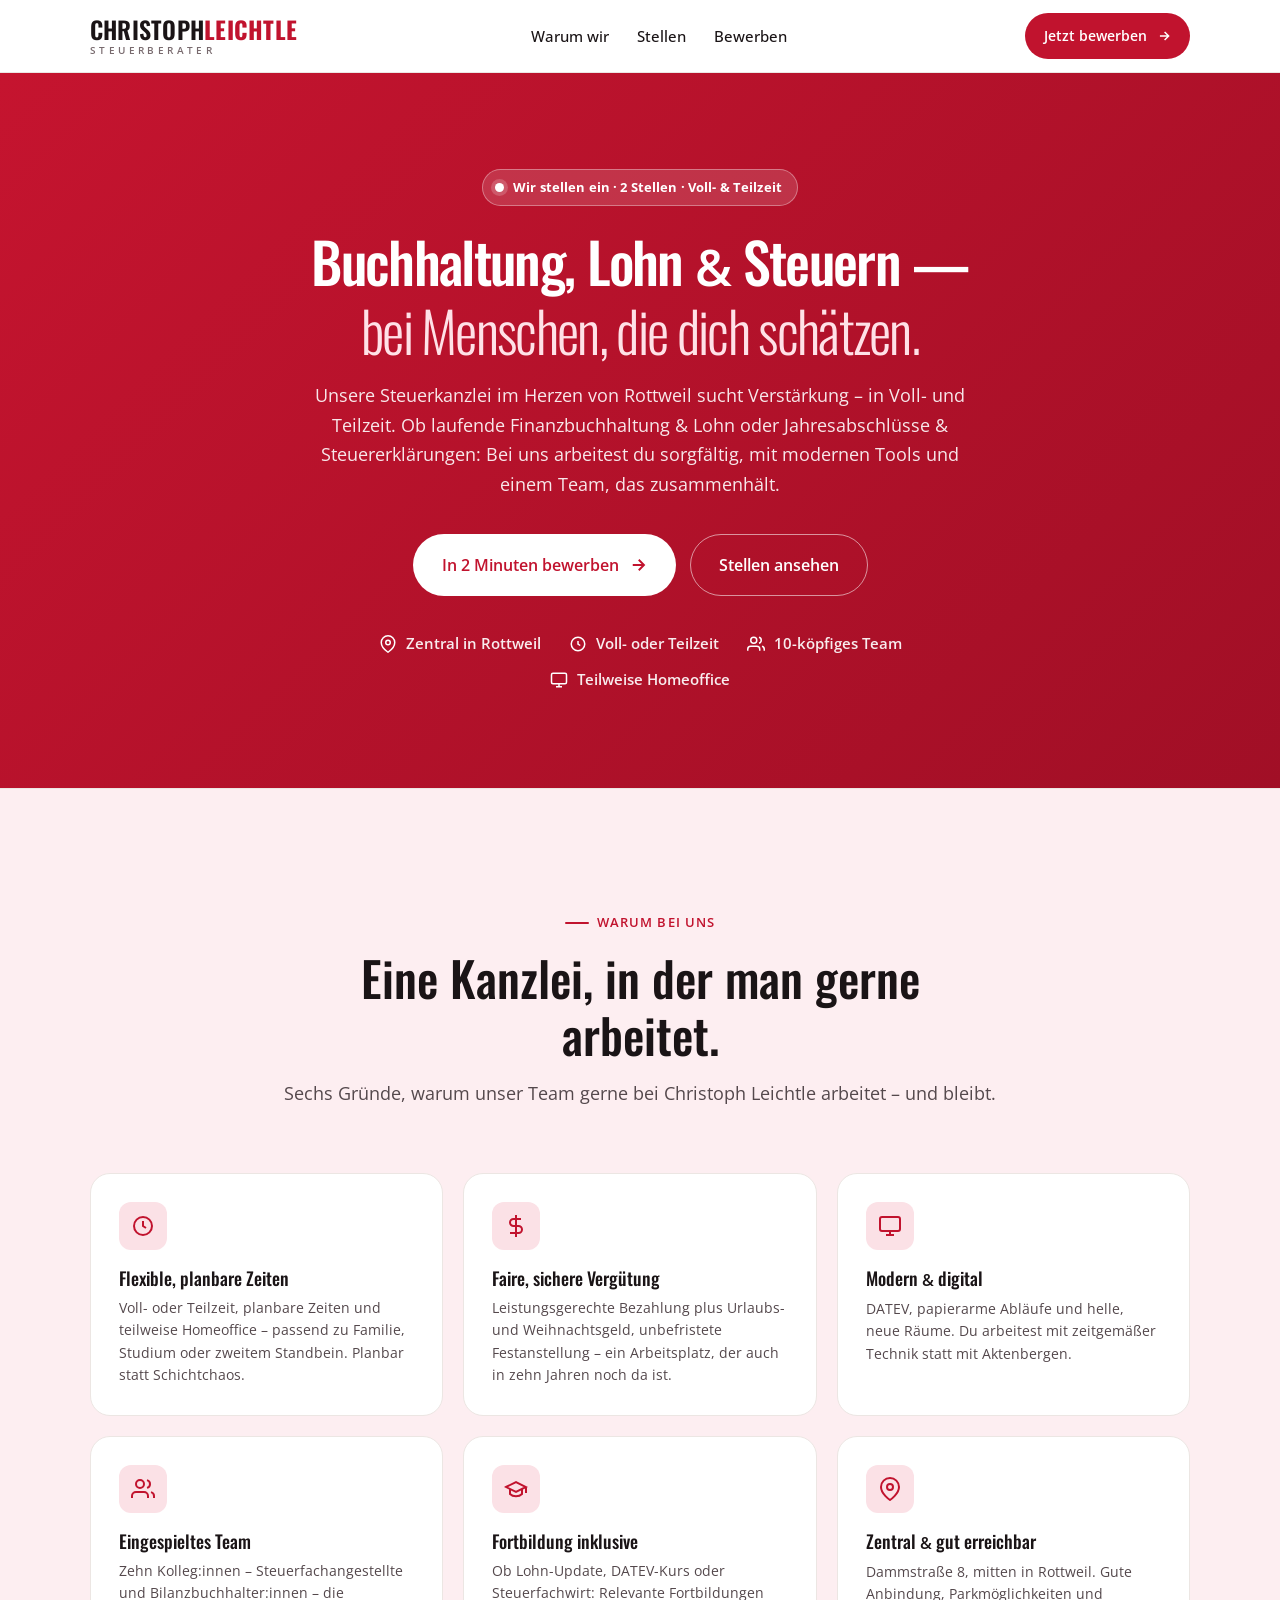
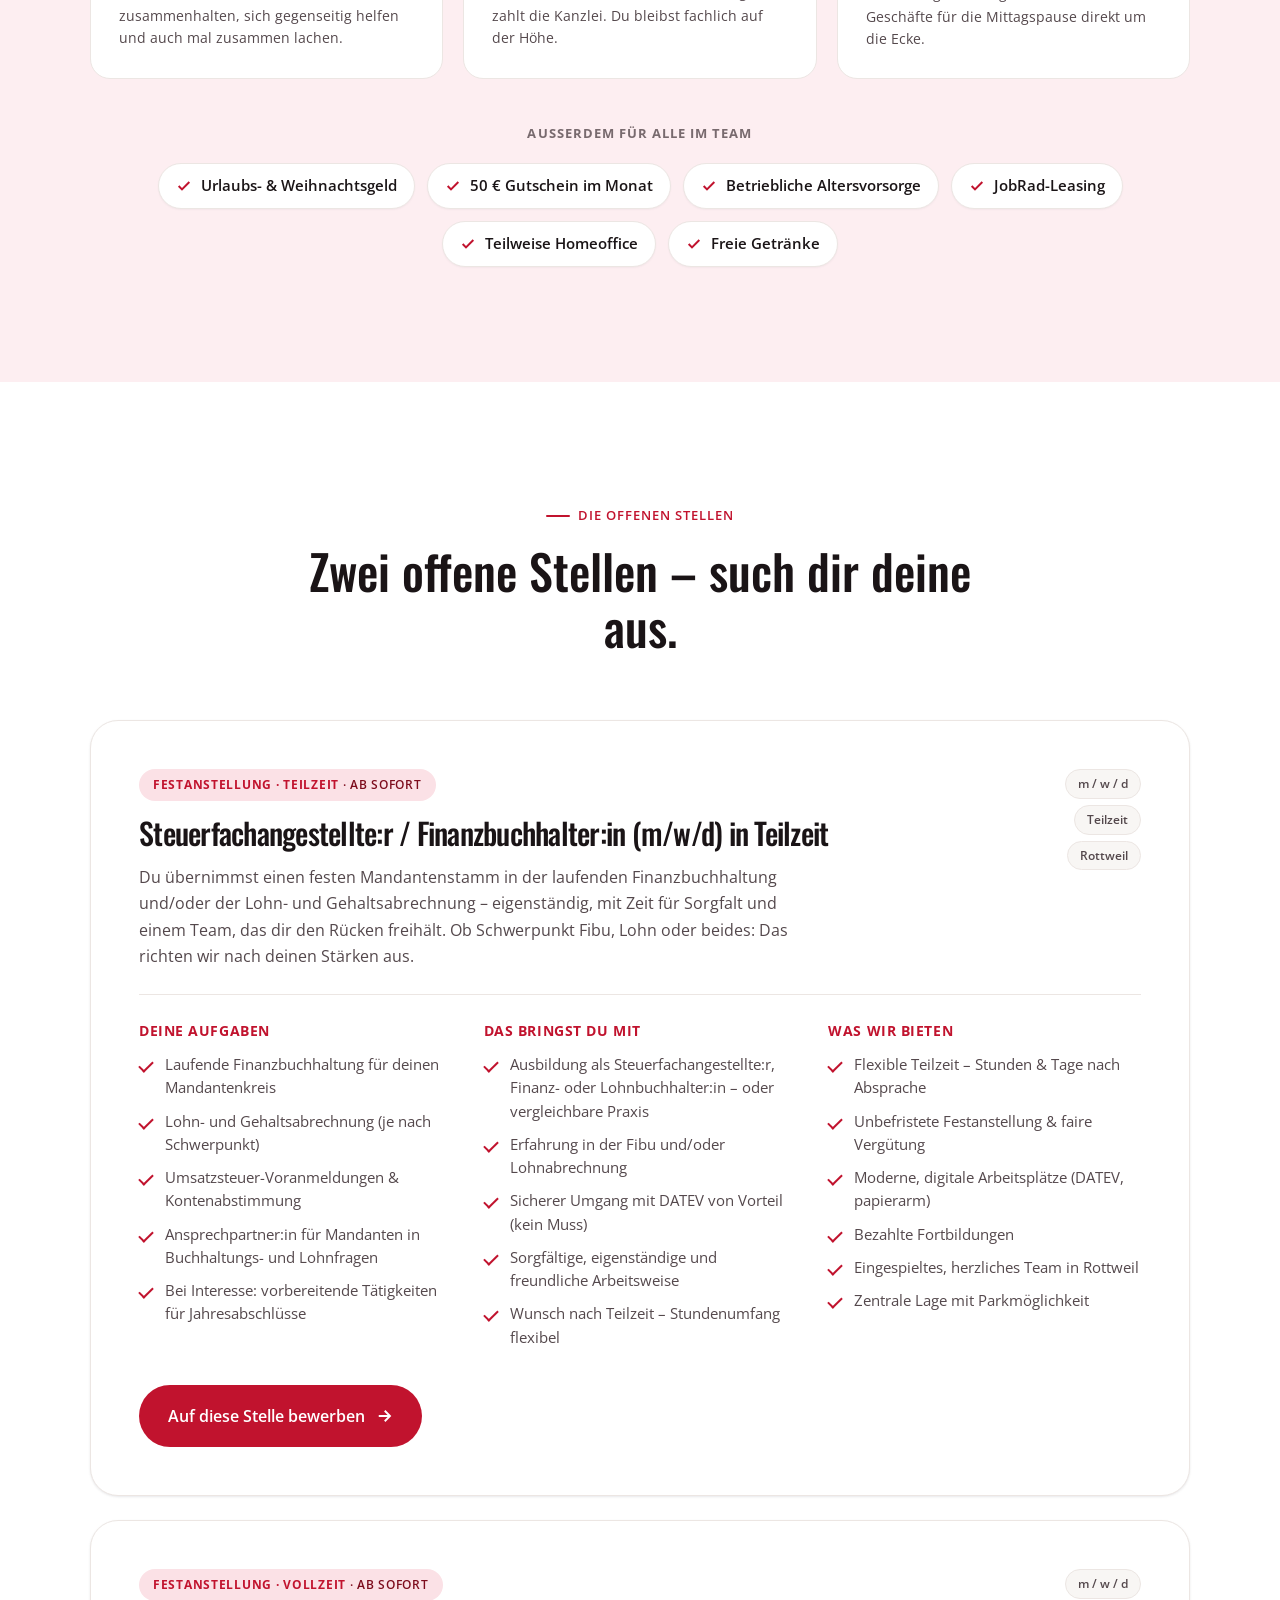
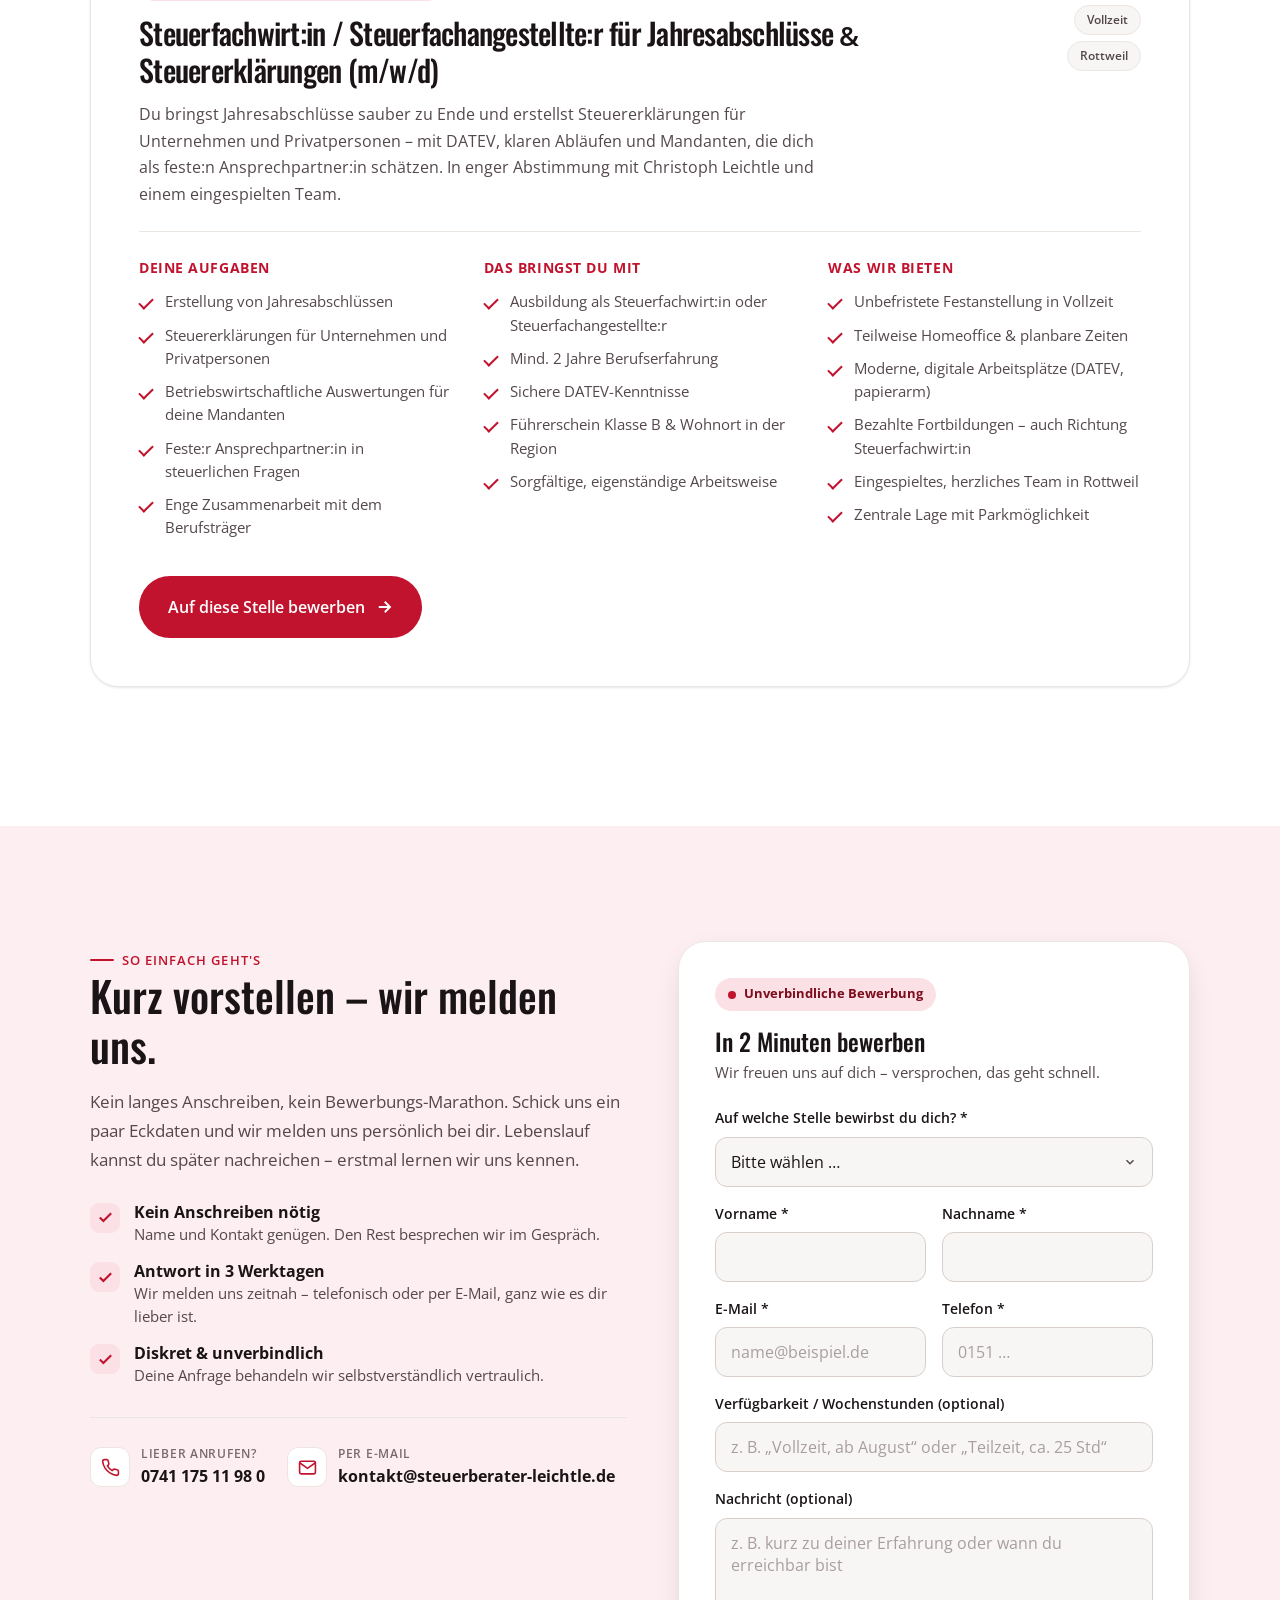
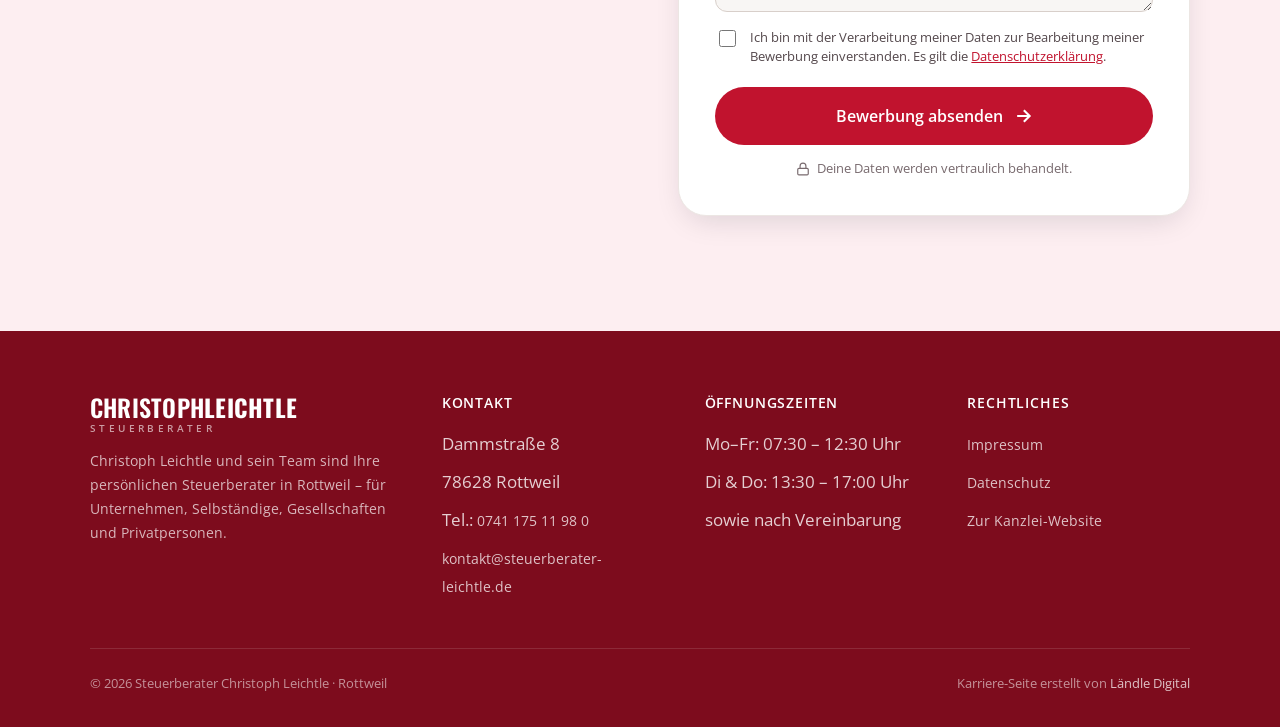
<file: landingpage-einzeldatei.html>
<!DOCTYPE html>
<html lang="de">
<head>
<meta charset="UTF-8" />
<meta name="viewport" content="width=device-width, initial-scale=1.0" />
<title>Karriere bei Steuerkanzlei Christoph Leichtle, Rottweil · 2 offene Stellen (m/w/d)</title>
<meta name="description" content="Steuerkanzlei Christoph Leichtle in Rottweil sucht Verstärkung: Finanzbuchhaltung &amp; Lohn (Teilzeit) sowie Steuerfachwirt:in für Jahresabschlüsse &amp; Steuererklärungen (Vollzeit). Modernes Team, faire Vergütung, teilweise Homeoffice. Jetzt in 2 Minuten bewerben." />
<!-- Paid-Traffic-Landingpage: nicht indexieren -->
<meta name="robots" content="noindex, follow" />

<!-- Social-Preview (für den Vorschau-Link in WhatsApp / Meta) -->
<meta property="og:type" content="website" />
<meta property="og:title" content="Karriere bei Steuerkanzlei Leichtle, Rottweil – 2 offene Stellen" />
<meta property="og:description" content="Buchhaltung & Lohn (Teilzeit) und Steuerfachwirt:in für Jahresabschlüsse & Steuererklärungen (Vollzeit). Modernes Team, faire Vergütung, teilw. Homeoffice." />
<meta property="og:image" content="https://www.laendle-digital.com/kunden/steuerberater-leichtle/assets/og.png" />
<meta name="twitter:card" content="summary_large_image" />




<style>
/* style.css (inline) */
/* ==========================================================================
   Steuerkanzlei Christoph Leichtle – Karriere-Landingpage Stylesheet
   CI-Crimson, professionell · Basis: Ländle-Digital Kunden-Template
   ========================================================================== */

:root {
  /* Color tokens – CI Steuerberater Leichtle (Crimson) */
  --bg: #ffffff;
  --surface: #f8f6f4;
  --surface-soft: #fdf2f4;
  --surface-mute: #f3f1ef;
  --primary: #c1132e;
  --primary-hover: #a00f26;
  --primary-soft: #fbe1e6;
  --primary-deep: #7d0c1d;
  --accent: #d6263f;
  --text: #1a1416;
  --text-muted: #54484c;
  --text-soft: #786a6e;
  --border: #ece6e3;
  --border-strong: #d8cfca;
  --danger: #dc2626;
  --success: #16a34a;

  /* Typography */
  --font-display: "Oswald", "Arial Narrow", system-ui, sans-serif;
  --font-body: "Open Sans", -apple-system, BlinkMacSystemFont, "Segoe UI", Arial, sans-serif;

  /* Shape */
  --radius-sm: 8px;
  --radius: 12px;
  --radius-lg: 20px;
  --radius-xl: 28px;
  --radius-pill: 999px;

  /* Shadow */
  --shadow-xs: 0 1px 2px rgba(15, 23, 42, .04);
  --shadow-sm: 0 1px 2px rgba(15, 23, 42, .04), 0 1px 3px rgba(15, 23, 42, .06);
  --shadow-md: 0 4px 6px -1px rgba(15, 23, 42, .05), 0 10px 20px -8px rgba(15, 23, 42, .1);
  --shadow-lg: 0 10px 30px -8px rgba(15, 23, 42, .15);
  --shadow-glow: 0 20px 40px -16px rgba(193, 19, 46, .28);

  /* Layout */
  --maxw: 1180px;
  --gutter: clamp(20px, 4vw, 40px);
}

/* Reset --------------------------------------------------------------- */
*, *::before, *::after { box-sizing: border-box; }
html { scroll-behavior: smooth; -webkit-text-size-adjust: 100%; }
body {
  margin: 0;
  font-family: var(--font-body);
  font-size: 17px;
  line-height: 1.65;
  color: var(--text);
  background: var(--bg);
  -webkit-font-smoothing: antialiased;
  -moz-osx-font-smoothing: grayscale;
}
img, svg, video { display: block; max-width: 100%; height: auto; }
a { color: var(--primary); text-decoration: none; transition: color .15s ease; }
a:hover { color: var(--primary-hover); }
button { font-family: inherit; cursor: pointer; }
h1, h2, h3, h4 {
  font-family: var(--font-display);
  font-weight: 500;
  letter-spacing: 0;
  line-height: 1.18;
  color: var(--text);
  margin: 0;
}
p { margin: 0; }
ul, ol { margin: 0; padding: 0; list-style: none; }

/* Layout helpers ------------------------------------------------------ */
.shell { width: 100%; max-width: var(--maxw); margin-inline: auto; padding-inline: var(--gutter); }
.section { padding-block: clamp(64px, 9vw, 120px); }
.section--soft { background: var(--surface); }
.section--mint { background: var(--surface-soft); }
.section--dark { background: var(--primary-deep); color: #fff; }
.section--dark h1, .section--dark h2, .section--dark h3 { color: #fff; }

.section-head { max-width: 720px; margin: 0 auto clamp(40px, 6vw, 64px); text-align: center; }
.section-head--left { margin-inline: 0; text-align: left; }
.section-head .eyebrow { margin-bottom: 16px; }
.section-head h2 { font-size: clamp(32px, 4vw, 48px); margin-bottom: 16px; }
.section-head p { color: var(--text-muted); font-size: 18px; }

.eyebrow {
  display: inline-flex;
  align-items: center;
  gap: 8px;
  font-size: 13px;
  font-weight: 600;
  letter-spacing: .08em;
  text-transform: uppercase;
  color: var(--primary);
  font-family: var(--font-body);
}
.eyebrow::before {
  content: "";
  width: 24px;
  height: 2px;
  background: var(--primary);
  border-radius: 2px;
}
.eyebrow--center { justify-content: center; }

/* Buttons ------------------------------------------------------------- */
.btn {
  display: inline-flex;
  align-items: center;
  justify-content: center;
  gap: 10px;
  padding: 14px 22px;
  font-family: var(--font-body);
  font-size: 15px;
  font-weight: 600;
  border-radius: var(--radius-pill);
  border: 1.5px solid transparent;
  transition: all .2s ease;
  cursor: pointer;
  white-space: nowrap;
}
.btn--primary {
  background: var(--primary);
  color: #fff;
}
.btn--primary:hover {
  background: var(--primary-hover);
  color: #fff;
  transform: translateY(-2px);
  box-shadow: var(--shadow-glow);
}
.btn--ghost {
  background: transparent;
  color: var(--text);
  border-color: var(--border-strong);
}
.btn--ghost:hover {
  border-color: var(--primary);
  color: var(--primary);
  background: var(--primary-soft);
}
.btn--white {
  background: #fff;
  color: var(--primary-deep);
}
.btn--white:hover {
  background: var(--surface-soft);
  color: var(--primary-deep);
  transform: translateY(-2px);
}
.btn--lg { padding: 17px 28px; font-size: 16px; }
.btn--sm { padding: 10px 18px; font-size: 14px; }
.btn--block { width: 100%; }

/* Topbar -------------------------------------------------------------- */
.topbar {
  position: sticky;
  top: 0;
  z-index: 100;
  background: rgba(255, 255, 255, .85);
  backdrop-filter: saturate(180%) blur(14px);
  -webkit-backdrop-filter: saturate(180%) blur(14px);
  border-bottom: 1px solid var(--border);
}
.topbar__inner {
  display: flex;
  align-items: center;
  justify-content: space-between;
  gap: 24px;
  height: 72px;
}
.topbar__logo {
  display: flex;
  align-items: center;
  gap: 12px;
  font-family: var(--font-display);
  font-size: 20px;
  font-weight: 600;
  letter-spacing: -0.02em;
  color: var(--text);
}
.topbar__logo:hover { color: var(--primary); }
.topbar__logo-mark {
  width: 44px;
  height: 44px;
  border-radius: 10px;
  flex-shrink: 0;
  overflow: hidden;
  display: block;
}
.topbar__logo-mark img,
.topbar__logo-mark svg {
  width: 100%;
  height: 100%;
  display: block;
}
.topbar__logo small {
  display: block;
  font-family: var(--font-body);
  font-size: 11px;
  font-weight: 500;
  letter-spacing: .14em;
  text-transform: uppercase;
  color: var(--text-muted);
  margin-top: 2px;
}
.topbar__nav {
  display: flex;
  align-items: center;
  gap: 28px;
}
.topbar__nav a {
  font-size: 15px;
  font-weight: 500;
  color: var(--text);
  position: relative;
}
.topbar__nav a:hover { color: var(--primary); }
.topbar__nav a.is-active { color: var(--primary); }
.topbar__nav a.is-active::after {
  content: "";
  position: absolute;
  left: 0; right: 0; bottom: -6px;
  height: 2px;
  background: var(--primary);
  border-radius: 2px;
}
.topbar__cta { margin-left: 4px; }

.burger {
  display: none;
  width: 42px; height: 42px;
  border: 1px solid var(--border);
  background: #fff;
  border-radius: var(--radius);
  position: relative;
}
.burger span {
  position: absolute; left: 11px; right: 11px;
  height: 2px; background: var(--text); border-radius: 2px;
  transition: .2s ease;
}
.burger span:nth-child(1) { top: 14px; }
.burger span:nth-child(2) { top: 20px; }
.burger span:nth-child(3) { top: 26px; }
.burger.is-open span:nth-child(1) { top: 20px; transform: rotate(45deg); }
.burger.is-open span:nth-child(2) { opacity: 0; }
.burger.is-open span:nth-child(3) { top: 20px; transform: rotate(-45deg); }
.topbar__mobile {
  display: none;
  flex-direction: column;
  gap: 8px;
  padding: 16px var(--gutter) 24px;
  background: #fff;
  border-bottom: 1px solid var(--border);
}
.topbar__mobile a {
  padding: 12px 14px;
  border-radius: var(--radius);
  font-weight: 500;
  color: var(--text);
}
.topbar__mobile a:hover { background: var(--surface); color: var(--primary); }
.topbar__mobile.is-open { display: flex; }

@media (max-width: 920px) {
  .topbar__nav, .topbar__cta { display: none; }
  .burger { display: block; }
}

/* Hero ---------------------------------------------------------------- */
.hero {
  position: relative;
  padding-block: clamp(60px, 8vw, 110px) clamp(80px, 10vw, 140px);
  overflow: hidden;
  background:
    radial-gradient(ellipse 800px 400px at 90% -10%, var(--primary-soft) 0%, transparent 55%),
    radial-gradient(ellipse 600px 400px at 5% 90%, #e0f2fe 0%, transparent 55%),
    #fff;
}
.hero__inner {
  display: grid;
  grid-template-columns: 1.1fr 1fr;
  gap: clamp(40px, 6vw, 80px);
  align-items: center;
}
.hero__content > * + * { margin-top: 22px; }
.hero h1 {
  font-size: clamp(40px, 5.5vw, 64px);
  line-height: 1.08;
  letter-spacing: -0.035em;
}
.hero h1 em {
  font-style: italic;
  color: var(--primary);
  font-weight: 400;
}
.hero__sub {
  font-size: clamp(17px, 1.5vw, 19px);
  color: var(--text-muted);
  max-width: 560px;
  line-height: 1.65;
}
.hero__cta {
  display: flex;
  gap: 14px;
  flex-wrap: wrap;
}
.hero__trust {
  display: flex;
  flex-wrap: wrap;
  gap: 24px;
  padding-top: 24px;
  border-top: 1px solid var(--border);
  margin-top: 32px;
}
.hero__trust li {
  display: flex;
  align-items: center;
  gap: 8px;
  font-size: 14px;
  color: var(--text-muted);
}
.hero__trust svg { color: var(--primary); flex-shrink: 0; }

/* Hero visual card */
.hero__visual { position: relative; }
.hero-card {
  background: #fff;
  border-radius: var(--radius-xl);
  padding: 32px;
  box-shadow: var(--shadow-lg);
  border: 1px solid var(--border);
  position: relative;
  z-index: 2;
}
.hero-card__top {
  display: flex;
  align-items: center;
  gap: 16px;
  padding-bottom: 24px;
  border-bottom: 1px solid var(--border);
}
.hero-card__avatar {
  width: 64px; height: 64px;
  border-radius: 50%;
  background: linear-gradient(135deg, var(--primary), var(--accent));
  color: #fff;
  display: grid; place-items: center;
  font-family: var(--font-display);
  font-size: 22px;
  font-weight: 600;
}
.hero-card__title { font-size: 18px; margin-bottom: 4px; }
.hero-card__meta { font-size: 13px; color: var(--text-muted); }
.hero-card__hours { padding: 20px 0; display: grid; gap: 10px; }
.hero-card__row {
  display: flex;
  justify-content: space-between;
  align-items: center;
  font-size: 14px;
}
.hero-card__row span:first-child { color: var(--text-muted); }
.hero-card__row span:last-child { color: var(--text); font-weight: 500; }
.hero-card__row.is-today {
  background: var(--primary-soft);
  margin: 0 -16px;
  padding: 10px 16px;
  border-radius: var(--radius);
  color: var(--primary-deep);
}
.hero-card__row.is-today span:first-child { color: var(--primary-deep); font-weight: 600; }
.hero-card__cta {
  margin-top: 20px;
  padding-top: 20px;
  border-top: 1px solid var(--border);
}
.hero-card__cta .btn { width: 100%; }

.hero-badge {
  position: absolute;
  background: #fff;
  border: 1px solid var(--border);
  border-radius: var(--radius-pill);
  padding: 10px 16px;
  font-size: 13px;
  font-weight: 600;
  display: flex;
  align-items: center;
  gap: 8px;
  box-shadow: var(--shadow-md);
  z-index: 3;
}
.hero-badge--tl { top: -16px; left: -20px; color: var(--primary); }
.hero-badge--br { bottom: -16px; right: -20px; color: var(--accent); }
.hero-badge .pulse {
  width: 8px; height: 8px;
  background: var(--success);
  border-radius: 50%;
  position: relative;
}
.hero-badge .pulse::before {
  content: ""; position: absolute; inset: -4px;
  border-radius: 50%; border: 2px solid var(--success);
  animation: pulse 1.8s ease-out infinite;
}
@keyframes pulse {
  0% { transform: scale(1); opacity: 1; }
  100% { transform: scale(2); opacity: 0; }
}

@media (max-width: 860px) {
  .hero__inner { grid-template-columns: 1fr; }
  .hero__visual { max-width: 460px; margin: 0 auto; width: 100%; }
}

/* Trust strip --------------------------------------------------------- */
.trust-strip {
  border-block: 1px solid var(--border);
  padding-block: 28px;
  background: #fff;
}
.trust-strip__inner {
  display: grid;
  grid-template-columns: repeat(4, 1fr);
  gap: 32px;
  align-items: center;
  text-align: center;
}
.trust-stat__num {
  font-family: var(--font-display);
  font-size: 36px;
  font-weight: 500;
  color: var(--primary);
  line-height: 1;
}
.trust-stat__label {
  font-size: 13px;
  color: var(--text-muted);
  margin-top: 4px;
}
@media (max-width: 640px) {
  .trust-strip__inner { grid-template-columns: repeat(2, 1fr); gap: 24px; }
}

/* Services grid ------------------------------------------------------- */
.services {
  display: grid;
  grid-template-columns: repeat(3, 1fr);
  gap: 20px;
}
.service-card {
  background: #fff;
  border: 1px solid var(--border);
  border-radius: var(--radius-lg);
  padding: 28px;
  transition: all .25s ease;
}
.service-card:hover {
  border-color: var(--primary);
  transform: translateY(-4px);
  box-shadow: var(--shadow-md);
}
.service-card__icon {
  width: 48px; height: 48px;
  border-radius: var(--radius);
  background: var(--primary-soft);
  color: var(--primary);
  display: grid; place-items: center;
  margin-bottom: 20px;
}
.service-card h3 {
  font-size: 22px;
  margin-bottom: 10px;
}
.service-card p {
  color: var(--text-muted);
  font-size: 15px;
  line-height: 1.6;
}
@media (max-width: 880px) {
  .services { grid-template-columns: repeat(2, 1fr); }
}
@media (max-width: 560px) {
  .services { grid-template-columns: 1fr; }
}

/* About split --------------------------------------------------------- */
.split {
  display: grid;
  grid-template-columns: 1fr 1fr;
  gap: clamp(40px, 6vw, 80px);
  align-items: center;
}
.split--reverse > :first-child { order: 2; }
.split__media {
  border-radius: var(--radius-xl);
  background: linear-gradient(135deg, var(--primary-soft), #e0f2fe);
  aspect-ratio: 4 / 5;
  position: relative;
  overflow: hidden;
}
.split__media-inner {
  position: absolute; inset: 0;
  display: grid; place-items: center;
  font-family: var(--font-display);
  font-size: 120px;
  color: rgba(193, 19, 46, .25);
  letter-spacing: -0.05em;
}
.split__content > * + * { margin-top: 20px; }
.split__content h2 {
  font-size: clamp(30px, 3.6vw, 42px);
}
.split__content p {
  color: var(--text-muted);
  font-size: 17px;
  line-height: 1.7;
}
.split__sign {
  display: flex;
  align-items: center;
  gap: 14px;
  padding-top: 24px;
  margin-top: 28px;
  border-top: 1px solid var(--border);
}
.split__sign-avatar {
  width: 56px; height: 56px;
  border-radius: 50%;
  background: linear-gradient(135deg, var(--primary), var(--accent));
  color: #fff;
  display: grid; place-items: center;
  font-family: var(--font-display);
  font-size: 20px;
}
.split__sign-name { font-weight: 600; }
.split__sign-role { font-size: 13px; color: var(--text-muted); }
@media (max-width: 860px) {
  .split { grid-template-columns: 1fr; }
  .split--reverse > :first-child { order: 0; }
  .split__media { max-width: 460px; aspect-ratio: 1; margin: 0 auto; }
}

/* Team grid ----------------------------------------------------------- */
.team {
  display: grid;
  grid-template-columns: repeat(4, 1fr);
  gap: 24px;
}
.team-card {
  background: #fff;
  border-radius: var(--radius-lg);
  padding: 28px 24px;
  text-align: center;
  border: 1px solid var(--border);
  transition: all .25s ease;
}
.team-card:hover {
  transform: translateY(-4px);
  box-shadow: var(--shadow-md);
  border-color: var(--primary-soft);
}
.team-card__avatar {
  width: 96px; height: 96px;
  border-radius: 50%;
  margin: 0 auto 16px;
  background: linear-gradient(135deg, var(--primary-soft), #fdeef1);
  color: var(--primary-deep);
  display: grid; place-items: center;
  font-family: var(--font-display);
  font-size: 32px;
  font-weight: 500;
}
.team-card h3 { font-size: 18px; margin-bottom: 4px; }
.team-card__role { font-size: 13px; color: var(--primary); font-weight: 600; }
.team-card__bio { font-size: 14px; color: var(--text-muted); margin-top: 12px; line-height: 1.55; }
@media (max-width: 940px) {
  .team { grid-template-columns: repeat(2, 1fr); }
}
@media (max-width: 480px) {
  .team { grid-template-columns: 1fr; }
}

/* Process / Treatment steps ------------------------------------------ */
.steps {
  display: grid;
  grid-template-columns: repeat(4, 1fr);
  gap: 20px;
  counter-reset: step;
}
.step {
  position: relative;
  padding: 28px 24px;
  background: #fff;
  border: 1px solid var(--border);
  border-radius: var(--radius-lg);
}
.step::before {
  counter-increment: step;
  content: counter(step, decimal-leading-zero);
  display: block;
  font-family: var(--font-display);
  font-size: 32px;
  color: var(--primary);
  margin-bottom: 12px;
  font-weight: 500;
}
.step h3 { font-size: 18px; margin-bottom: 8px; }
.step p { font-size: 14px; color: var(--text-muted); line-height: 1.55; }
@media (max-width: 880px) {
  .steps { grid-template-columns: repeat(2, 1fr); }
}
@media (max-width: 480px) {
  .steps { grid-template-columns: 1fr; }
}

/* Testimonials -------------------------------------------------------- */
.testimonials {
  display: grid;
  grid-template-columns: repeat(3, 1fr);
  gap: 24px;
}
.testimonial {
  background: #fff;
  border-radius: var(--radius-lg);
  padding: 30px;
  border: 1px solid var(--border);
}
.testimonial__stars {
  display: flex;
  gap: 2px;
  color: #fbbf24;
  margin-bottom: 16px;
}
.testimonial__quote {
  font-size: 16px;
  line-height: 1.65;
  color: var(--text);
  margin-bottom: 24px;
  font-style: italic;
}
.testimonial__person {
  display: flex;
  align-items: center;
  gap: 12px;
}
.testimonial__avatar {
  width: 40px; height: 40px;
  border-radius: 50%;
  background: var(--primary-soft);
  color: var(--primary-deep);
  display: grid; place-items: center;
  font-size: 14px;
  font-weight: 600;
}
.testimonial__name { font-weight: 600; font-size: 14px; }
.testimonial__source { font-size: 12px; color: var(--text-muted); }
@media (max-width: 880px) {
  .testimonials { grid-template-columns: 1fr; }
}

/* FAQ ----------------------------------------------------------------- */
.faq { max-width: 820px; margin: 0 auto; }
.faq-item {
  border-bottom: 1px solid var(--border);
}
.faq-item summary {
  list-style: none;
  cursor: pointer;
  padding: 22px 48px 22px 0;
  font-size: 17px;
  font-weight: 600;
  color: var(--text);
  position: relative;
  transition: color .15s;
}
.faq-item summary::-webkit-details-marker { display: none; }
.faq-item summary:hover { color: var(--primary); }
.faq-item summary::after {
  content: "+";
  position: absolute;
  right: 0; top: 50%;
  transform: translateY(-50%);
  font-size: 28px;
  font-weight: 300;
  color: var(--primary);
  transition: transform .2s;
  line-height: 1;
}
.faq-item[open] summary::after { content: "−"; }
.faq-item__body {
  padding: 0 0 24px;
  color: var(--text-muted);
  font-size: 16px;
  line-height: 1.7;
}

/* Contact / Final CTA ------------------------------------------------- */
.cta-banner {
  background: linear-gradient(135deg, var(--primary), var(--primary-deep));
  color: #fff;
  border-radius: var(--radius-xl);
  padding: clamp(40px, 6vw, 72px);
  display: grid;
  grid-template-columns: 1.4fr 1fr;
  gap: 40px;
  align-items: center;
  position: relative;
  overflow: hidden;
}
.cta-banner::before {
  content: "";
  position: absolute;
  inset: 0;
  background: radial-gradient(circle at 90% 20%, rgba(255, 255, 255, .12), transparent 50%);
  pointer-events: none;
}
.cta-banner > * { position: relative; z-index: 1; }
.cta-banner h2 {
  color: #fff;
  font-size: clamp(28px, 3.6vw, 40px);
  margin-bottom: 14px;
}
.cta-banner p {
  color: rgba(255, 255, 255, .85);
  font-size: 17px;
  line-height: 1.6;
  margin-bottom: 24px;
}
.cta-banner__actions {
  display: flex;
  gap: 14px;
  flex-wrap: wrap;
}
.cta-banner__contacts {
  display: grid;
  gap: 16px;
  padding: 28px;
  background: rgba(255, 255, 255, .08);
  border: 1px solid rgba(255, 255, 255, .15);
  border-radius: var(--radius-lg);
  backdrop-filter: blur(10px);
}
.cta-banner__contact {
  display: flex;
  align-items: center;
  gap: 14px;
  color: #fff;
}
.cta-banner__contact-icon {
  width: 44px; height: 44px;
  display: grid; place-items: center;
  border-radius: var(--radius);
  background: rgba(255, 255, 255, .1);
  color: #fff;
}
.cta-banner__contact-label { font-size: 12px; color: rgba(255, 255, 255, .7); text-transform: uppercase; letter-spacing: .08em; }
.cta-banner__contact-value { font-size: 16px; font-weight: 600; color: #fff; }
.cta-banner__contact a { color: #fff; }
@media (max-width: 880px) {
  .cta-banner { grid-template-columns: 1fr; }
}

/* Contact full section ----------------------------------------------- */
.contact-grid {
  display: grid;
  grid-template-columns: 1fr 1fr;
  gap: 40px;
}
.contact-info {
  display: grid;
  gap: 24px;
}
.info-block {
  padding: 24px;
  background: #fff;
  border: 1px solid var(--border);
  border-radius: var(--radius);
}
.info-block h3 {
  font-size: 18px;
  margin-bottom: 12px;
  display: flex;
  align-items: center;
  gap: 10px;
  color: var(--text);
}
.info-block h3 svg { color: var(--primary); }
.info-block p, .info-block li {
  color: var(--text-muted);
  font-size: 15px;
  line-height: 1.6;
}
.info-block .hours-row {
  display: flex;
  justify-content: space-between;
  padding: 8px 0;
  border-bottom: 1px dashed var(--border);
}
.info-block .hours-row:last-child { border: 0; }
.info-block .hours-row span:last-child { color: var(--text); font-weight: 500; }

.map-wrap {
  border-radius: var(--radius-lg);
  overflow: hidden;
  border: 1px solid var(--border);
  background: var(--surface);
  aspect-ratio: 4 / 5;
  display: grid;
  place-items: center;
  position: relative;
}
.map-wrap::before {
  content: "";
  position: absolute; inset: 0;
  background:
    linear-gradient(45deg, var(--border) 0, var(--border) 1px, transparent 1px, transparent 40px),
    linear-gradient(-45deg, var(--border) 0, var(--border) 1px, transparent 1px, transparent 40px);
  opacity: .4;
}
.map-pin {
  position: relative;
  z-index: 1;
  color: var(--primary);
  text-align: center;
}
.map-pin svg { margin: 0 auto 8px; }
.map-pin strong { display: block; font-family: var(--font-display); font-size: 22px; color: var(--text); }
.map-pin span { font-size: 14px; color: var(--text-muted); }
@media (max-width: 880px) {
  .contact-grid { grid-template-columns: 1fr; }
  .map-wrap { aspect-ratio: 4 / 3; }
}

/* Karriere – Jobs ----------------------------------------------------- */
.jobs {
  display: grid;
  gap: 16px;
}
.job-card {
  display: grid;
  grid-template-columns: 1fr auto;
  gap: 24px;
  align-items: center;
  padding: 28px;
  background: #fff;
  border: 1px solid var(--border);
  border-radius: var(--radius-lg);
  transition: all .2s ease;
}
.job-card:hover {
  border-color: var(--primary);
  box-shadow: var(--shadow-sm);
}
.job-card__meta {
  display: flex;
  gap: 16px;
  flex-wrap: wrap;
  margin-top: 8px;
}
.job-card__tag {
  display: inline-flex;
  align-items: center;
  gap: 6px;
  font-size: 13px;
  color: var(--text-muted);
}
.job-card__tag svg { color: var(--primary); }
.job-card h3 { font-size: 22px; margin-bottom: 4px; }
.job-card__desc { color: var(--text-muted); font-size: 15px; margin-top: 8px; }
@media (max-width: 640px) {
  .job-card { grid-template-columns: 1fr; }
  .job-card .btn { width: 100%; }
}

/* Benefits cards ------------------------------------------------------ */
.benefits {
  display: grid;
  grid-template-columns: repeat(3, 1fr);
  gap: 20px;
}
.benefit {
  padding: 28px;
  background: #fff;
  border: 1px solid var(--border);
  border-radius: var(--radius-lg);
}
.benefit__icon {
  width: 48px; height: 48px;
  border-radius: var(--radius);
  background: var(--primary-soft);
  color: var(--primary);
  display: grid; place-items: center;
  margin-bottom: 18px;
}
.benefit h3 { font-size: 18px; margin-bottom: 8px; }
.benefit p { color: var(--text-muted); font-size: 14px; line-height: 1.6; }
@media (max-width: 880px) {
  .benefits { grid-template-columns: repeat(2, 1fr); }
}
@media (max-width: 540px) {
  .benefits { grid-template-columns: 1fr; }
}

/* Job detail card (Karriere) ----------------------------------------- */
.job-detail {
  background: #fff;
  border: 1px solid var(--border);
  border-radius: var(--radius-xl);
  padding: clamp(28px, 4vw, 48px);
  margin-bottom: 24px;
  box-shadow: var(--shadow-sm);
  transition: box-shadow .2s ease;
}
.job-detail:hover { box-shadow: var(--shadow-md); }
.job-detail__head {
  display: grid;
  grid-template-columns: 1fr auto;
  gap: 24px;
  align-items: start;
  padding-bottom: 24px;
  margin-bottom: 28px;
  border-bottom: 1px solid var(--border);
}
.job-detail__type {
  display: inline-block;
  padding: 6px 14px;
  border-radius: var(--radius-pill);
  background: var(--primary-soft);
  color: var(--primary-deep);
  font-size: 12px;
  font-weight: 600;
  letter-spacing: .06em;
  text-transform: uppercase;
  margin-bottom: 14px;
}
.job-detail__head h3 {
  font-size: clamp(22px, 2.6vw, 30px);
  letter-spacing: -0.025em;
  margin-bottom: 14px;
}
.job-detail__lead {
  color: var(--text-muted);
  font-size: 16px;
  line-height: 1.65;
  max-width: 680px;
}
.job-detail__meta {
  display: flex;
  flex-direction: column;
  gap: 6px;
  align-items: flex-end;
}
.job-detail__tag {
  display: inline-block;
  padding: 4px 12px;
  border-radius: var(--radius-pill);
  background: var(--surface);
  border: 1px solid var(--border);
  font-size: 12px;
  font-weight: 600;
  color: var(--text-muted);
  white-space: nowrap;
}
.job-detail__grid {
  display: grid;
  grid-template-columns: repeat(3, 1fr);
  gap: 32px;
  margin-bottom: 28px;
}
.job-detail__col h4 {
  font-family: var(--font-body);
  font-weight: 700;
  font-size: 14px;
  letter-spacing: .04em;
  text-transform: uppercase;
  color: var(--primary);
  margin-bottom: 14px;
}
.job-detail__list {
  display: grid;
  gap: 10px;
}
.job-detail__list li {
  position: relative;
  padding-left: 26px;
  color: var(--text-muted);
  font-size: 15px;
  line-height: 1.55;
}
.job-detail__list li::before {
  content: "";
  position: absolute;
  left: 0;
  top: 8px;
  width: 14px;
  height: 8px;
  border-left: 2px solid var(--primary);
  border-bottom: 2px solid var(--primary);
  transform: rotate(-45deg);
}
.job-detail__cta {
  margin-top: 8px;
}
@media (max-width: 820px) {
  .job-detail__head { grid-template-columns: 1fr; }
  .job-detail__meta { flex-direction: row; flex-wrap: wrap; align-items: flex-start; }
  .job-detail__grid { grid-template-columns: 1fr; gap: 24px; }
}

/* Application process ------------------------------------------------- */
.application {
  background: var(--surface);
  border-radius: var(--radius-xl);
  padding: clamp(32px, 5vw, 56px);
  display: grid;
  grid-template-columns: 1fr 1fr;
  gap: 48px;
  align-items: center;
}
.application__steps { display: grid; gap: 16px; }
.application__step {
  display: grid;
  grid-template-columns: 36px 1fr;
  gap: 18px;
  padding: 16px 0;
}
.application__step-num {
  width: 36px; height: 36px;
  border-radius: 50%;
  background: var(--primary);
  color: #fff;
  display: grid; place-items: center;
  font-weight: 600;
  font-size: 14px;
}
.application__step h4 { font-family: var(--font-body); font-weight: 600; font-size: 16px; margin-bottom: 4px; }
.application__step p { font-size: 14px; color: var(--text-muted); line-height: 1.55; }
@media (max-width: 860px) {
  .application { grid-template-columns: 1fr; }
}

/* Legal / Rechtsdokument ---------------------------------------------- */
.legal-wrap {
  display: grid;
  grid-template-columns: 240px 1fr;
  gap: 48px;
  max-width: 1080px;
  margin: 0 auto;
}
.legal-nav {
  position: sticky;
  top: 96px;
  align-self: start;
  display: grid;
  gap: 4px;
  padding: 16px;
  background: var(--surface);
  border-radius: var(--radius);
}
.legal-nav h4 {
  font-family: var(--font-body);
  font-size: 12px;
  font-weight: 600;
  letter-spacing: .08em;
  text-transform: uppercase;
  color: var(--text-muted);
  padding: 8px 12px;
  margin: 0;
}
.legal-nav a {
  display: block;
  padding: 8px 12px;
  border-radius: var(--radius-sm);
  font-size: 14px;
  color: var(--text);
}
.legal-nav a:hover { background: #fff; color: var(--primary); }

.legal-doc h1 {
  font-size: clamp(32px, 4vw, 44px);
  margin-bottom: 12px;
}
.legal-doc h2 {
  font-size: 26px;
  margin-top: 56px;
  margin-bottom: 16px;
  padding-bottom: 12px;
  border-bottom: 1px solid var(--border);
}
.legal-doc h3 {
  font-family: var(--font-body);
  font-weight: 600;
  font-size: 17px;
  margin-top: 28px;
  margin-bottom: 8px;
  color: var(--text);
}
.legal-doc p, .legal-doc li {
  color: var(--text-muted);
  font-size: 15px;
  line-height: 1.75;
  margin-bottom: 12px;
}
.legal-doc ul { margin-bottom: 16px; }
.legal-doc ul li {
  position: relative;
  padding-left: 22px;
  list-style: none;
}
.legal-doc ul li::before {
  content: "";
  position: absolute;
  left: 0; top: 11px;
  width: 6px; height: 6px;
  border-radius: 50%;
  background: var(--primary);
}
.legal-doc strong { color: var(--text); }
.legal-doc a { color: var(--primary); text-decoration: underline; }
.legal-doc__intro {
  background: var(--surface-soft);
  border: 1px solid var(--primary-soft);
  border-radius: var(--radius);
  padding: 20px 24px;
  margin: 24px 0 8px;
}
.legal-doc__intro p { color: var(--text); font-size: 15px; margin: 0; }

@media (max-width: 860px) {
  .legal-wrap { grid-template-columns: 1fr; }
  .legal-nav { position: static; }
}

/* Generic page hero (Karriere / Recht) ------------------------------- */
.page-hero {
  background: linear-gradient(180deg, var(--surface-soft), #fff);
  padding-block: clamp(60px, 8vw, 96px);
  border-bottom: 1px solid var(--border);
}
.page-hero__inner { max-width: 760px; margin: 0 auto; text-align: center; }
.page-hero h1 {
  font-size: clamp(40px, 5vw, 56px);
  margin: 16px 0 18px;
  letter-spacing: -0.03em;
}
.page-hero p { color: var(--text-muted); font-size: 18px; }

/* Footer -------------------------------------------------------------- */
.footer {
  background: var(--primary-deep);
  color: rgba(255, 255, 255, .8);
  padding-block: 64px 32px;
}
.footer__grid {
  display: grid;
  grid-template-columns: 1.4fr 1fr 1fr 1fr;
  gap: 40px;
  margin-bottom: 48px;
}
.footer__brand .topbar__logo { color: #fff; }
.footer__brand .topbar__logo small { color: rgba(255, 255, 255, .6); }
.footer__brand p {
  margin-top: 16px;
  font-size: 14px;
  line-height: 1.7;
  color: rgba(255, 255, 255, .7);
  max-width: 320px;
}
.footer h4 {
  font-family: var(--font-body);
  font-weight: 600;
  font-size: 14px;
  letter-spacing: .06em;
  text-transform: uppercase;
  color: #fff;
  margin-bottom: 18px;
}
.footer ul { display: grid; gap: 10px; }
.footer ul a {
  color: rgba(255, 255, 255, .75);
  font-size: 14px;
}
.footer ul a:hover { color: #fff; }
.footer__bottom {
  padding-top: 24px;
  border-top: 1px solid rgba(255, 255, 255, .12);
  display: flex;
  justify-content: space-between;
  align-items: center;
  flex-wrap: wrap;
  gap: 16px;
  font-size: 13px;
  color: rgba(255, 255, 255, .55);
}
.footer__bottom a { color: rgba(255, 255, 255, .75); }
.footer__bottom a:hover { color: #fff; }
@media (max-width: 760px) {
  .footer__grid { grid-template-columns: 1fr 1fr; }
}
@media (max-width: 480px) {
  .footer__grid { grid-template-columns: 1fr; }
}

/* Utility ------------------------------------------------------------- */
.sr-only {
  position: absolute; width: 1px; height: 1px;
  padding: 0; margin: -1px; overflow: hidden;
  clip: rect(0,0,0,0); white-space: nowrap; border: 0;
}
.text-muted { color: var(--text-muted); }
.center { text-align: center; }

/* ============================================================
   CHAT WIDGET – Floating Assistant Panel
============================================================ */

/* Toggle Button (floating bubble bottom-right) ----------------------- */
.dm-chat-toggle {
  position: fixed;
  right: 24px;
  bottom: 24px;
  z-index: 9000;
  width: 64px;
  height: 64px;
  display: grid;
  place-items: center;
  border: 0;
  border-radius: 50%;
  background: linear-gradient(135deg, var(--primary), var(--primary-deep));
  color: #fff;
  cursor: pointer;
  box-shadow:
    0 14px 32px rgba(193, 19, 46, 0.32),
    0 4px 12px rgba(193, 19, 46, 0.18);
  transition: transform 220ms cubic-bezier(.34,1.56,.64,1), box-shadow 220ms ease, opacity 220ms ease;
}
.dm-chat-toggle:hover {
  transform: translateY(-3px) scale(1.04);
  box-shadow:
    0 20px 44px rgba(193, 19, 46, 0.38),
    0 6px 16px rgba(193, 19, 46, 0.22);
}
.dm-chat-toggle:active {
  transform: translateY(-1px) scale(0.98);
}
.dm-chat-toggle svg {
  width: 28px;
  height: 28px;
  stroke: currentColor;
  fill: none;
  stroke-width: 2;
  stroke-linecap: round;
  stroke-linejoin: round;
}
.dm-chat-toggle__icon-close { display: none; }
.dm-chat-toggle.is-open .dm-chat-toggle__icon-chat { display: none; }
.dm-chat-toggle.is-open .dm-chat-toggle__icon-close { display: block; }

/* Notification pulse */
.dm-chat-toggle__dot {
  position: absolute;
  top: 8px;
  right: 8px;
  width: 12px;
  height: 12px;
  border-radius: 50%;
  background: #fbbf24;
  border: 2px solid #fff;
  box-shadow: 0 0 0 0 rgba(251, 191, 36, .55);
  animation: dmPulseDot 1.8s ease-out infinite;
}
.dm-chat-toggle.is-open .dm-chat-toggle__dot,
.dm-chat-toggle.was-opened .dm-chat-toggle__dot {
  display: none;
}
@keyframes dmPulseDot {
  0% { box-shadow: 0 0 0 0 rgba(251, 191, 36, .55); }
  70% { box-shadow: 0 0 0 14px rgba(251, 191, 36, 0); }
  100% { box-shadow: 0 0 0 0 rgba(251, 191, 36, 0); }
}

/* Chat panel --------------------------------------------------------- */
.dm-chat-panel {
  position: fixed;
  right: 24px;
  bottom: 100px;
  z-index: 8999;
  width: 400px;
  max-width: calc(100vw - 32px);
  height: min(680px, calc(100vh - 140px));
  display: flex;
  flex-direction: column;
  overflow: hidden;
  border: 1px solid var(--border);
  border-radius: var(--radius-xl);
  background: #fff;
  box-shadow: 0 30px 80px rgba(15, 23, 42, .22);
  transform: translateY(20px) scale(.96);
  opacity: 0;
  pointer-events: none;
  transition: transform 240ms cubic-bezier(.34,1.56,.64,1), opacity 220ms ease;
}
.dm-chat-panel.is-open {
  transform: translateY(0) scale(1);
  opacity: 1;
  pointer-events: auto;
}

/* Header */
.dm-chat-head {
  display: flex;
  align-items: center;
  gap: 14px;
  padding: 18px 56px 18px 20px;
  background: linear-gradient(135deg, var(--primary), var(--primary-deep));
  color: #fff;
  position: relative;
}
.dm-chat-head__avatar {
  width: 48px;
  height: 48px;
  flex-shrink: 0;
  display: grid;
  place-items: center;
  border-radius: 50%;
  background: rgba(255, 255, 255, .18);
  border: 1px solid rgba(255, 255, 255, .26);
  font-family: var(--font-display);
  font-size: 22px;
  font-weight: 500;
  color: #fff;
}
.dm-chat-head__title {
  font-family: var(--font-body);
  font-size: 16px;
  font-weight: 700;
  letter-spacing: -0.01em;
  line-height: 1.2;
  margin: 0;
  color: #fff;
}
.dm-chat-head__status {
  display: flex;
  align-items: center;
  gap: 6px;
  font-size: 13px;
  color: rgba(255, 255, 255, .85);
  margin-top: 2px;
}
.dm-chat-head__status::before {
  content: "";
  width: 8px;
  height: 8px;
  border-radius: 50%;
  background: #4ade80;
  box-shadow: 0 0 0 0 rgba(74, 222, 128, .6);
  animation: dmPulseDot 1.8s ease-out infinite;
}
.dm-chat-head__close {
  position: absolute;
  top: 14px;
  right: 14px;
  width: 32px;
  height: 32px;
  border: 0;
  border-radius: 50%;
  background: rgba(255, 255, 255, .15);
  color: #fff;
  cursor: pointer;
  display: grid;
  place-items: center;
  transition: background .15s;
}
.dm-chat-head__close:hover { background: rgba(255, 255, 255, .28); }
.dm-chat-head__close svg { width: 16px; height: 16px; stroke: currentColor; fill: none; stroke-width: 2.5; stroke-linecap: round; }

/* Messages area */
.dm-chat-messages {
  flex: 1;
  min-height: 0;
  display: flex;
  flex-direction: column;
  overflow-y: auto;
  padding: 20px 16px;
  background:
    linear-gradient(180deg, var(--surface-soft), #fff 40%);
  scroll-behavior: smooth;
}
.dm-chat-messages::after {
  content: "";
  display: block;
  flex: 0 0 8px;
}
.dm-chat-messages::-webkit-scrollbar { width: 6px; }
.dm-chat-messages::-webkit-scrollbar-thumb { background: var(--border-strong); border-radius: 6px; }

.dm-message {
  max-width: 86%;
  width: fit-content;
  margin-bottom: 10px;
  padding: 11px 15px;
  border-radius: 18px;
  font-size: 14.5px;
  line-height: 1.55;
  animation: dmFadeIn 220ms ease-out both;
}
.dm-message-assistant {
  align-self: flex-start;
  margin-right: auto;
  border: 1px solid var(--border);
  border-bottom-left-radius: 6px;
  background: #fff;
  color: var(--text);
  box-shadow: 0 4px 14px rgba(15, 23, 42, .04);
}
.dm-message-user {
  align-self: flex-end;
  margin-left: auto;
  border-bottom-right-radius: 6px;
  background: linear-gradient(135deg, var(--primary), var(--primary-deep));
  color: #fff;
  box-shadow: 0 10px 24px rgba(193, 19, 46, .22);
}
.dm-message a {
  color: var(--primary);
  font-weight: 600;
  text-decoration: underline;
  text-underline-offset: 3px;
}
.dm-message-user a { color: #fff; }

/* Typing indicator */
.dm-typing {
  display: inline-flex;
  align-items: center;
  gap: 6px;
  color: var(--text-muted);
}
.dm-typing i {
  width: 6px;
  height: 6px;
  border-radius: 999px;
  background: var(--primary);
  display: inline-block;
  animation: dmBounce 900ms infinite ease-in-out;
}
.dm-typing i:nth-child(2) { animation-delay: 120ms; }
.dm-typing i:nth-child(3) { animation-delay: 240ms; }
@keyframes dmBounce {
  0%, 80%, 100% { transform: translateY(0); opacity: .45; }
  40% { transform: translateY(-4px); opacity: 1; }
}
@keyframes dmFadeIn {
  from { opacity: 0; transform: translateY(6px); }
  to { opacity: 1; transform: translateY(0); }
}

/* Error banner */
.dm-chat-error {
  margin: 10px 14px 0;
  border: 1px solid #fecaca;
  border-radius: 12px;
  padding: 10px 12px;
  background: #fef2f2;
  color: #991b1b;
  font-size: 13px;
  line-height: 1.5;
}

/* Composer (chat form) */
.dm-chat-form,
.dm-contact-form {
  border-top: 1px solid var(--border);
  padding: 14px;
  background: #fff;
}
.dm-input-wrap {
  display: flex;
  align-items: flex-end;
  gap: 8px;
  border: 1px solid var(--border-strong);
  border-radius: var(--radius-pill);
  padding: 6px;
  background: var(--surface);
  transition: border-color .15s, background .15s;
}
.dm-input-wrap:focus-within {
  border-color: var(--primary);
  background: #fff;
  box-shadow: 0 0 0 4px var(--primary-soft);
}
.dm-chat-input {
  width: 100%;
  min-height: 40px;
  max-height: 120px;
  flex: 1;
  resize: none;
  border: 0;
  outline: 0;
  padding: 10px 8px;
  background: transparent;
  font-family: var(--font-body);
  font-size: 15px;
  line-height: 1.45;
  color: var(--text);
}
.dm-chat-input::placeholder { color: var(--text-soft); }
.dm-chat-input:disabled,
.dm-contact-input:disabled { cursor: not-allowed; opacity: .55; }

.dm-send {
  width: 40px;
  height: 40px;
  flex-shrink: 0;
  display: grid;
  place-items: center;
  border: 0;
  border-radius: 50%;
  background: linear-gradient(135deg, var(--primary), var(--primary-deep));
  color: #fff;
  cursor: pointer;
  transition: transform .15s, box-shadow .15s, opacity .15s;
  box-shadow: 0 6px 16px rgba(193, 19, 46, .26);
}
.dm-send:hover {
  transform: translateY(-1px) scale(1.04);
  box-shadow: 0 10px 24px rgba(193, 19, 46, .34);
}
.dm-send:disabled,
.dm-contact-button:disabled {
  cursor: not-allowed;
  opacity: .45;
  transform: none;
  box-shadow: none;
}
.dm-send svg { width: 18px; height: 18px; fill: none; stroke: currentColor; stroke-width: 2; stroke-linecap: round; stroke-linejoin: round; }

.dm-note {
  margin: 8px 4px 0;
  color: var(--text-soft);
  font-size: 12px;
  line-height: 1.45;
}

/* Contact form */
.dm-contact-fields { display: grid; gap: 8px; }
.dm-contact-input {
  width: 100%;
  border: 1px solid var(--border-strong);
  border-radius: 12px;
  outline: 0;
  padding: 11px 13px;
  background: var(--surface);
  font-family: var(--font-body);
  font-size: 14px;
  color: var(--text);
  transition: border-color .15s, background .15s, box-shadow .15s;
}
.dm-contact-input:focus {
  border-color: var(--primary);
  background: #fff;
  box-shadow: 0 0 0 4px var(--primary-soft);
}
.dm-contact-actions {
  display: grid;
  grid-template-columns: 1fr 1fr;
  gap: 8px;
  margin-top: 10px;
}
.dm-contact-button {
  border: 1px solid transparent;
  border-radius: var(--radius-pill);
  padding: 11px 14px;
  background: linear-gradient(135deg, var(--primary), var(--primary-deep));
  color: #fff;
  cursor: pointer;
  font-family: var(--font-body);
  font-size: 13px;
  font-weight: 600;
  letter-spacing: .04em;
  transition: transform .15s, box-shadow .15s;
  box-shadow: 0 8px 18px rgba(193, 19, 46, .2);
}
.dm-contact-button:not(:disabled):hover { transform: translateY(-1px); }
.dm-contact-button--secondary {
  border-color: var(--border-strong);
  background: #fff;
  color: var(--text);
  box-shadow: none;
}

/* Mobile responsive ------------------------------------------------- */
@media (max-width: 600px) {
  .dm-chat-toggle {
    right: 16px;
    bottom: 16px;
    width: 58px;
    height: 58px;
  }
  .dm-chat-panel {
    right: 12px;
    left: 12px;
    bottom: 88px;
    width: auto;
    max-width: none;
    height: min(620px, calc(100vh - 110px));
    border-radius: 20px;
  }
}

@media (max-width: 400px) {
  .dm-chat-panel {
    right: 8px;
    left: 8px;
    bottom: 80px;
    height: calc(100vh - 100px);
  }
}

/* Body lock when panel open on mobile */
@media (max-width: 600px) {
  body.dm-chat-locked { overflow: hidden; }
}


/* ==========================================================================
   ONLINE-BOOKING-MODUL
   ========================================================================== */
.dm-bk-overlay {
  position: fixed; inset: 0;
  background: rgba(15, 23, 42, .55);
  backdrop-filter: blur(4px);
  -webkit-backdrop-filter: blur(4px);
  display: flex; align-items: center; justify-content: center;
  padding: clamp(8px, 3vw, 32px);
  z-index: 9999;
  animation: dmBkFade .18s ease-out;
}
.dm-bk-overlay[hidden] { display: none !important; }
@keyframes dmBkFade { from { opacity: 0 } to { opacity: 1 } }
@keyframes dmBkSlide { from { transform: translateY(16px); opacity: 0 } to { transform: translateY(0); opacity: 1 } }

body.dm-bk-locked { overflow: hidden; }

.dm-bk-modal {
  background: #fff;
  width: min(960px, 100%);
  max-height: calc(100vh - 32px);
  display: flex; flex-direction: column;
  border-radius: var(--radius-xl);
  box-shadow: 0 30px 60px -20px rgba(15, 23, 42, .35);
  overflow: hidden;
  animation: dmBkSlide .22s ease-out;
}
.dm-bk-modal--narrow { width: min(640px, 100%); }

.dm-bk-head {
  display: flex; align-items: flex-start; justify-content: space-between;
  gap: 16px; padding: 22px 24px 16px;
  border-bottom: 1px solid var(--border);
}
.dm-bk-head__title h2 {
  margin: 6px 0 0;
  font-family: var(--font-display);
  font-size: clamp(22px, 2.4vw, 28px);
  line-height: 1.15;
  color: var(--text);
}
.dm-bk-pill {
  display: inline-block;
  font-size: 12px; font-weight: 600; letter-spacing: .04em;
  text-transform: uppercase;
  color: var(--primary);
  background: var(--primary-soft);
  padding: 4px 10px;
  border-radius: var(--radius-pill);
}
.dm-bk-close {
  border: 1px solid var(--border);
  background: #fff;
  color: var(--text-muted);
  width: 36px; height: 36px;
  border-radius: 50%;
  display: grid; place-items: center;
  cursor: pointer;
  transition: background .15s, color .15s, transform .15s;
}
.dm-bk-close:hover { background: var(--surface-mute); color: var(--text); transform: rotate(90deg); }

.dm-bk-steps {
  list-style: none; margin: 0; padding: 14px 24px;
  display: flex; gap: 8px; flex-wrap: wrap;
  background: var(--surface);
  border-bottom: 1px solid var(--border);
  counter-reset: bkstep;
}
.dm-bk-steps li {
  flex: 1 1 0; min-width: 110px;
  display: flex; align-items: center; gap: 8px;
  font-size: 13px; font-weight: 600;
  color: var(--text-soft);
  padding: 8px 10px;
  border-radius: var(--radius);
  background: transparent;
  transition: background .15s, color .15s;
}
.dm-bk-steps li span {
  width: 24px; height: 24px;
  display: grid; place-items: center;
  border-radius: 50%;
  background: #fff;
  border: 1px solid var(--border);
  font-size: 12px;
}
.dm-bk-steps li.is-active { background: #fff; color: var(--primary); box-shadow: var(--shadow-xs); }
.dm-bk-steps li.is-active span { background: var(--primary); color: #fff; border-color: var(--primary); }
.dm-bk-steps li.is-done { color: var(--success); }
.dm-bk-steps li.is-done span { background: var(--success); color: #fff; border-color: var(--success); }
.dm-bk-steps li.is-done span::before { content: "✓"; }
.dm-bk-steps li.is-done span > * { display: none; }

.dm-bk-body {
  padding: 24px;
  overflow-y: auto;
  flex: 1 1 auto;
}
.dm-bk-foot {
  display: flex; align-items: center; justify-content: space-between;
  gap: 12px; flex-wrap: wrap;
  padding: 16px 24px;
  border-top: 1px solid var(--border);
  background: var(--surface);
}
.dm-bk-foot__hint { font-size: 13px; color: var(--text-soft); }
.dm-bk-foot__actions { display: flex; gap: 10px; flex-wrap: wrap; }

.dm-bk-btn {
  appearance: none; border: 1px solid var(--border);
  background: #fff; color: var(--text);
  font-family: inherit; font-weight: 600; font-size: 14px;
  padding: 10px 18px; border-radius: var(--radius-pill);
  cursor: pointer;
  transition: background .15s, color .15s, transform .12s, box-shadow .15s, border-color .15s;
}
.dm-bk-btn:hover:not(:disabled) { transform: translateY(-1px); box-shadow: var(--shadow-sm); }
.dm-bk-btn:disabled { opacity: .5; cursor: not-allowed; }
.dm-bk-btn--primary {
  background: var(--primary); border-color: var(--primary); color: #fff;
}
.dm-bk-btn--primary:hover:not(:disabled) { background: var(--primary-hover); box-shadow: var(--shadow-glow); }
.dm-bk-btn--ghost { background: transparent; }
.dm-bk-btn--danger { color: var(--danger); border-color: rgba(220, 38, 38, .25); }
.dm-bk-btn--danger:hover:not(:disabled) { background: rgba(220, 38, 38, .08); }

.dm-bk-lead { color: var(--text-muted); margin: 0 0 18px; font-size: 15px; }

/* Services-Grid */
.dm-bk-services {
  display: grid;
  grid-template-columns: repeat(auto-fill, minmax(220px, 1fr));
  gap: 12px;
}
.dm-bk-service {
  text-align: left;
  background: #fff;
  border: 1.5px solid var(--border);
  border-radius: var(--radius-lg);
  padding: 16px;
  cursor: pointer;
  display: grid; gap: 6px;
  transition: border-color .15s, transform .12s, box-shadow .15s;
  font-family: inherit;
}
.dm-bk-service:hover { border-color: var(--primary); transform: translateY(-2px); box-shadow: var(--shadow-md); }
.dm-bk-service.is-active { border-color: var(--primary); background: var(--primary-soft); }
.dm-bk-service__name { font-weight: 700; color: var(--text); font-size: 15px; }
.dm-bk-service__meta {
  display: inline-flex; align-items: center; gap: 6px;
  font-size: 12px; font-weight: 600;
  color: var(--primary);
  background: rgba(37, 99, 235, .08);
  padding: 3px 8px; border-radius: var(--radius-pill);
  width: max-content;
}
.dm-bk-service__desc { font-size: 13px; color: var(--text-muted); line-height: 1.45; }

/* Zusammenfassung */
.dm-bk-summary {
  display: flex; align-items: center; justify-content: space-between;
  gap: 16px; flex-wrap: wrap;
  background: var(--surface);
  border: 1px solid var(--border);
  border-radius: var(--radius-lg);
  padding: 14px 16px;
  margin-bottom: 18px;
}
.dm-bk-summary strong { color: var(--text); font-size: 15px; }
.dm-bk-summary__meta { display: block; font-size: 13px; color: var(--text-muted); margin-top: 2px; }
.dm-bk-link {
  background: none; border: none; padding: 0;
  color: var(--primary); font-weight: 600; font-size: 14px;
  cursor: pointer; font-family: inherit;
}
.dm-bk-link:hover { text-decoration: underline; }

/* Kalender */
.dm-bk-cal__head {
  display: flex; align-items: center; justify-content: space-between;
  margin-bottom: 12px;
}
.dm-bk-cal__title {
  font-weight: 700; font-size: 16px; color: var(--text);
  text-transform: capitalize;
}
.dm-bk-iconbtn {
  width: 34px; height: 34px;
  display: grid; place-items: center;
  background: #fff; border: 1px solid var(--border);
  color: var(--text-muted);
  border-radius: 50%; cursor: pointer;
  transition: background .15s, color .15s;
}
.dm-bk-iconbtn:hover { background: var(--primary-soft); color: var(--primary); }
.dm-bk-cal__grid {
  display: grid;
  grid-template-columns: minmax(0, 1.05fr) minmax(0, 1fr);
  gap: 20px;
}
@media (max-width: 700px) { .dm-bk-cal__grid { grid-template-columns: 1fr; } }
.dm-bk-cal__days {
  display: grid; grid-template-columns: repeat(7, 1fr); gap: 4px;
}
.dm-bk-cal__dow {
  text-align: center; font-size: 11px; font-weight: 600;
  color: var(--text-soft);
  padding-bottom: 4px; text-transform: uppercase; letter-spacing: .05em;
}
.dm-bk-cal__pad { height: 38px; }
.dm-bk-cal__day {
  height: 38px;
  background: #fff;
  border: 1px solid transparent;
  border-radius: 10px;
  font-family: inherit; font-weight: 500; font-size: 14px;
  color: var(--text-muted);
  cursor: pointer;
  position: relative;
  transition: background .15s, color .15s, border-color .15s;
}
.dm-bk-cal__day:disabled {
  color: var(--border-strong);
  cursor: not-allowed; background: transparent;
}
.dm-bk-cal__day.is-avail:not(:disabled) { color: var(--text); }
.dm-bk-cal__day.is-avail:not(:disabled)::after {
  content: ""; position: absolute; bottom: 4px; left: 50%; transform: translateX(-50%);
  width: 4px; height: 4px; border-radius: 50%; background: var(--primary);
}
.dm-bk-cal__day.is-today { border-color: var(--primary); }
.dm-bk-cal__day:hover:not(:disabled) { background: var(--primary-soft); color: var(--primary); }
.dm-bk-cal__day.is-selected { background: var(--primary); color: #fff; border-color: var(--primary); }
.dm-bk-cal__day.is-selected::after { background: #fff; }

.dm-bk-cal__slots {
  background: var(--surface);
  border-radius: var(--radius-lg);
  padding: 16px;
  min-height: 200px;
}
.dm-bk-cal__placeholder {
  color: var(--text-soft); font-size: 14px; text-align: center;
  margin: 60px 0 0;
}
.dm-bk-cal__slotshead {
  display: flex; align-items: flex-start; justify-content: space-between;
  gap: 10px; flex-wrap: wrap; margin-bottom: 10px;
}
.dm-bk-cal__slotshead strong { font-size: 14px; color: var(--text); }
.dm-bk-cal__slotshead span { font-size: 12px; color: var(--text-soft); }
.dm-bk-cal__slotgrid {
  display: grid; grid-template-columns: repeat(auto-fill, minmax(72px, 1fr));
  gap: 8px;
}
.dm-bk-slot {
  background: #fff; border: 1px solid var(--border);
  border-radius: 8px;
  padding: 9px 4px;
  font-family: inherit; font-weight: 600; font-size: 14px;
  color: var(--text);
  cursor: pointer;
  transition: background .15s, color .15s, border-color .15s, transform .12s;
}
.dm-bk-slot:hover { border-color: var(--primary); color: var(--primary); transform: translateY(-1px); }
.dm-bk-slot.is-active { background: var(--primary); color: #fff; border-color: var(--primary); }

/* Form */
.dm-bk-form {
  display: grid;
  grid-template-columns: 1fr 1fr;
  gap: 14px;
}
@media (max-width: 600px) { .dm-bk-form { grid-template-columns: 1fr; } }
.dm-bk-field { display: grid; gap: 6px; font-size: 13px; font-weight: 600; color: var(--text); }
.dm-bk-field--full { grid-column: 1 / -1; }
.dm-bk-field input, .dm-bk-field textarea {
  font-family: inherit; font-size: 15px;
  padding: 11px 14px;
  border: 1px solid var(--border);
  border-radius: var(--radius);
  background: #fff;
  color: var(--text);
  transition: border-color .15s, box-shadow .15s;
}
.dm-bk-field input:focus, .dm-bk-field textarea:focus {
  outline: none; border-color: var(--primary);
  box-shadow: 0 0 0 3px rgba(37, 99, 235, .15);
}
.dm-bk-field .is-invalid { border-color: var(--danger); }
.dm-bk-consent { grid-column: 1 / -1; font-size: 12px; color: var(--text-soft); margin: 4px 0 0; }

/* Bestätigung */
.dm-bk-done { text-align: center; max-width: 520px; margin: 0 auto; padding: 8px 0 4px; }
.dm-bk-done__ico {
  width: 64px; height: 64px;
  display: grid; place-items: center;
  background: rgba(22, 163, 74, .12);
  color: var(--success);
  border-radius: 50%;
  margin: 0 auto 14px;
  animation: dmBkPop .35s cubic-bezier(.2,.9,.4,1.4);
}
@keyframes dmBkPop { from { transform: scale(.4); opacity: 0 } to { transform: scale(1); opacity: 1 } }
.dm-bk-done h3 { font-family: var(--font-display); font-size: 26px; margin: 0 0 8px; color: var(--text); }
.dm-bk-done__lead { color: var(--text-muted); margin: 0 0 18px; }
.dm-bk-done__card {
  background: var(--surface); border: 1px solid var(--border);
  border-radius: var(--radius-lg); padding: 14px 16px;
  text-align: left;
}
.dm-bk-done__row {
  display: flex; justify-content: space-between; gap: 16px;
  padding: 9px 0;
  border-bottom: 1px dashed var(--border);
  font-size: 14px;
}
.dm-bk-done__row:last-child { border-bottom: 0; }
.dm-bk-done__row span { color: var(--text-soft); }
.dm-bk-done__row strong { color: var(--text); text-align: right; }
.dm-bk-done__row--code code {
  font-family: ui-monospace, "SF Mono", Menlo, monospace;
  background: var(--primary-soft);
  color: var(--primary);
  padding: 2px 8px; border-radius: 6px;
  font-weight: 700; font-size: 13px;
}
.dm-bk-done__hint { font-size: 13px; color: var(--text-soft); margin: 14px 0 0; }
.dm-bk-done__hint a { color: var(--primary); font-weight: 600; }

/* Management */
.dm-mn-lookup { margin-bottom: 16px; }
.dm-mn-lookup__row { display: flex; gap: 8px; }
.dm-mn-lookup__row input {
  flex: 1; font-family: ui-monospace, "SF Mono", Menlo, monospace;
  text-transform: uppercase; letter-spacing: .05em;
  padding: 11px 14px;
  border: 1px solid var(--border);
  border-radius: var(--radius);
  background: #fff; color: var(--text); font-size: 14px;
}
.dm-mn-lookup__row input:focus { outline: none; border-color: var(--primary); box-shadow: 0 0 0 3px rgba(37, 99, 235, .15); }
.dm-mn-list__h { font-size: 13px; text-transform: uppercase; letter-spacing: .06em; color: var(--text-soft); margin: 10px 0 8px; font-weight: 700; }
.dm-mn-empty { color: var(--text-soft); font-size: 14px; padding: 12px 0; }
.dm-mn-item {
  display: flex; align-items: center; justify-content: space-between;
  gap: 14px; flex-wrap: wrap;
  background: #fff; border: 1px solid var(--border);
  border-radius: var(--radius-lg);
  padding: 14px 16px; margin-bottom: 10px;
}
.dm-mn-item__title { font-weight: 700; color: var(--text); }
.dm-mn-item__meta { font-size: 13px; color: var(--text-muted); margin-top: 2px; }
.dm-mn-item__sub { font-size: 12px; color: var(--text-soft); margin-top: 4px; }
.dm-mn-item__sub code { background: var(--primary-soft); color: var(--primary); padding: 1px 6px; border-radius: 4px; }
.dm-mn-item__actions { display: flex; gap: 8px; flex-wrap: wrap; }

/* Chat-Chip "Direkt online buchen" */
.dm-chat-quickrow {
  display: flex; gap: 8px; flex-wrap: wrap;
  padding: 8px 16px 0;
}
.dm-chat-chip {
  display: inline-flex; align-items: center; gap: 6px;
  font-family: inherit; font-size: 13px; font-weight: 600;
  color: var(--primary);
  background: var(--primary-soft);
  border: 1px solid transparent;
  padding: 7px 12px;
  border-radius: var(--radius-pill);
  cursor: pointer;
  transition: background .15s, transform .12s;
}
.dm-chat-chip:hover { background: rgba(37, 99, 235, .18); transform: translateY(-1px); }
.dm-chat-chip svg { width: 14px; height: 14px; }

/* Topbar-Management-Link */
.topbar__mgmt {
  font-size: 13px; font-weight: 600;
  color: var(--text-soft); text-decoration: none;
  padding: 6px 10px; border-radius: var(--radius-pill);
  transition: color .15s, background .15s;
}
.topbar__mgmt:hover { color: var(--primary); background: var(--primary-soft); }

@media (max-width: 480px) {
  .dm-bk-modal { border-radius: var(--radius-lg); max-height: calc(100vh - 16px); }
  .dm-bk-head, .dm-bk-body, .dm-bk-foot, .dm-bk-steps { padding-left: 16px; padding-right: 16px; }
  .dm-bk-services { grid-template-columns: 1fr; }
  .dm-bk-foot { flex-direction: column; align-items: stretch; }
  .dm-bk-foot__actions { justify-content: stretch; }
  .dm-bk-foot__actions .dm-bk-btn { flex: 1; }
}

/* Buchen-Link unten in Leistungs-Karte */
.service-card { position: relative; }
.service-card__book {
  margin-top: 14px;
  display: inline-flex; align-items: center; gap: 6px;
  font-family: inherit; font-size: 13px; font-weight: 700;
  color: var(--primary);
  background: transparent; border: 0; padding: 0;
  cursor: pointer;
  transition: gap .15s;
}
.service-card__book:hover { gap: 10px; text-decoration: underline; }

/* ==========================================================================
   RECHTLICHES (Impressum / Datenschutz / Cookies)
   ========================================================================== */
.legal {
  padding: clamp(60px, 8vw, 100px) 0 clamp(40px, 6vw, 80px);
  background: var(--surface);
}
.legal__shell { max-width: 880px; margin: 0 auto; padding: 0 var(--gutter); }
.legal__nav {
  display: flex; flex-wrap: wrap; gap: 8px;
  margin-bottom: 28px;
}
.legal__nav a {
  font-size: 13px; font-weight: 600;
  color: var(--text-soft);
  text-decoration: none;
  padding: 8px 14px;
  border: 1px solid var(--border);
  border-radius: var(--radius-pill);
  background: #fff;
  transition: background .15s, color .15s, border-color .15s;
}
.legal__nav a:hover { background: var(--primary-soft); color: var(--primary); border-color: var(--primary-soft); }
.legal__section {
  background: #fff;
  border: 1px solid var(--border);
  border-radius: var(--radius-xl);
  padding: clamp(24px, 4vw, 40px);
  margin-bottom: 28px;
  scroll-margin-top: 100px;
}
.legal__section > h1 {
  font-family: var(--font-display);
  font-size: clamp(28px, 4vw, 38px);
  line-height: 1.1;
  margin: 0 0 8px;
  color: var(--text);
}
.legal__section > p.lead {
  color: var(--text-muted);
  font-size: 16px;
  margin: 0 0 24px;
}
.legal__section h2 {
  font-size: 20px;
  margin: 28px 0 10px;
  color: var(--text);
  font-weight: 700;
}
.legal__section h3 {
  font-size: 16px;
  margin: 18px 0 6px;
  color: var(--text);
  font-weight: 700;
}
.legal__section p, .legal__section ul, .legal__section address {
  color: var(--text-muted);
  font-size: 15px;
  line-height: 1.65;
  font-style: normal;
  margin: 0 0 12px;
}
.legal__section ul { padding-left: 20px; }
.legal__section ul li { margin-bottom: 4px; }
.legal__section a { color: var(--primary); }
.legal__section address { white-space: pre-line; }
.legal__updated { font-size: 13px; color: var(--text-soft); margin-top: 32px; }

</style>
<style>
/* landing.css (inline) */
/* ==========================================================================
   Steuerkanzlei Leichtle – Landing-spezifische Ergänzungen
   (Wortmarke · Bewerbungsformular · Trust-Strip · Sticky-CTA)
   Ergänzt css/style.css – keine Überschreibung der Basis-Tokens.
   ========================================================================== */

/* --- Wortmarke (Text-Logo, ersetzt Bilddatei) ----------------------------- */
.wordmark {
  display: inline-flex;
  flex-direction: column;
  line-height: 1;
  font-family: var(--font-body);
}
.wordmark__name {
  font-family: "Oswald", "Arial Narrow", sans-serif;
  font-weight: 600;
  font-size: 24px;
  letter-spacing: .01em;
  text-transform: uppercase;
  color: var(--text);
  white-space: nowrap;
}
.wordmark__name b { color: var(--primary); font-weight: 800; }
.wordmark__sub {
  margin-top: 4px;
  font-size: 10px;
  font-weight: 600;
  letter-spacing: .34em;
  text-transform: uppercase;
  color: var(--text-soft);
}
.footer .wordmark__name { color: #fff; }
.footer .wordmark__name b { color: #fff; }
.footer .wordmark__sub { color: rgba(255,255,255,.6); }

/* --- Hero Trust-Strip ----------------------------------------------------- */
.trust-strip {
  display: flex;
  flex-wrap: wrap;
  gap: 12px 28px;
  justify-content: center;
  margin-top: 36px;
  background: transparent;   /* Basis-.trust-strip-Karte (weiß) zurücksetzen */
  border: 0;
  padding: 0;
}
.trust-strip__item {
  display: inline-flex;
  align-items: center;
  gap: 9px;
  font-size: 14.5px;
  font-weight: 600;
  color: var(--text-muted);
}
.trust-strip__item svg { color: var(--primary); flex-shrink: 0; }

/* --- Eyebrow-Pill (Status / Dringlichkeit) -------------------------------- */
.pill {
  display: inline-flex;
  align-items: center;
  gap: 9px;
  padding: 7px 15px 7px 12px;
  border-radius: var(--radius-pill);
  background: var(--primary-soft);
  border: 1px solid #f3c3cc;
  color: var(--primary-deep);
  font-size: 13px;
  font-weight: 700;
  letter-spacing: .01em;
}
.pill__dot {
  width: 9px; height: 9px; border-radius: 50%;
  background: var(--primary);
  box-shadow: 0 0 0 4px rgba(193,19,46,.16);
  animation: pulseDot 2s ease-in-out infinite;
}
@keyframes pulseDot {
  0%,100% { box-shadow: 0 0 0 4px rgba(193,19,46,.16); }
  50%     { box-shadow: 0 0 0 7px rgba(193,19,46,.05); }
}

/* --- Bewerbungsformular --------------------------------------------------- */
.appform-wrap {
  display: grid;
  grid-template-columns: 1.05fr 1fr;
  gap: clamp(28px, 4vw, 56px);
  align-items: start;
}
.appform-intro h2 { font-size: clamp(28px, 3.6vw, 42px); margin-bottom: 18px; }
.appform-intro > p { color: var(--text-muted); font-size: 17px; line-height: 1.7; }
.appform-points { margin-top: 28px; display: grid; gap: 16px; }
.appform-point {
  display: flex; gap: 14px; align-items: flex-start;
}
.appform-point__check {
  flex-shrink: 0;
  width: 30px; height: 30px; border-radius: 9px;
  display: grid; place-items: center;
  background: var(--primary-soft); color: var(--primary);
}
.appform-point h4 { font-family: var(--font-body); font-size: 16px; font-weight: 700; margin-bottom: 2px; }
.appform-point p { color: var(--text-muted); font-size: 14.5px; line-height: 1.55; }

.appform-alt {
  margin-top: 30px; padding-top: 26px;
  border-top: 1px solid var(--border);
  display: flex; flex-wrap: wrap; gap: 22px;
}
.appform-alt__item { display: flex; align-items: center; gap: 11px; }
.appform-alt__icon {
  width: 40px; height: 40px; border-radius: 11px;
  display: grid; place-items: center;
  background: #fff; border: 1px solid var(--border);
  color: var(--primary);
}
.appform-alt__label { font-size: 12px; color: var(--text-soft); font-weight: 600; text-transform: uppercase; letter-spacing: .06em; }
.appform-alt__value { font-size: 15.5px; font-weight: 700; color: var(--text); }
.appform-alt__value a { color: var(--text); }
.appform-alt__value a:hover { color: var(--primary); }

.appform {
  background: #fff;
  border: 1px solid var(--border);
  border-radius: var(--radius-xl);
  padding: clamp(24px, 3vw, 36px);
  box-shadow: var(--shadow-lg);
}
.appform__badge {
  display: inline-flex; align-items: center; gap: 8px;
  font-size: 12.5px; font-weight: 700; color: var(--primary-deep);
  background: var(--primary-soft); border-radius: var(--radius-pill);
  padding: 6px 13px; margin-bottom: 16px;
}
.appform__badge .badge__dot { width: 8px; height: 8px; border-radius: 50%; background: var(--primary); }
.appform__title { font-size: 24px; margin-bottom: 6px; }
.appform__sub { color: var(--text-muted); font-size: 14.5px; margin-bottom: 22px; }

.appform__row { display: grid; grid-template-columns: 1fr 1fr; gap: 16px; }
.field { display: flex; flex-direction: column; gap: 7px; margin-bottom: 16px; }
.field > span {
  font-size: 13.5px; font-weight: 600; color: var(--text);
}
.field input,
.field select,
.field textarea {
  width: 100%;
  font-family: var(--font-body);
  font-size: 15.5px;
  color: var(--text);
  background: var(--surface);
  border: 1.5px solid var(--border-strong);
  border-radius: var(--radius);
  padding: 13px 15px;
  transition: border-color .15s ease, box-shadow .15s ease, background .15s ease;
}
.field textarea { resize: vertical; min-height: 92px; }
.field input::placeholder,
.field textarea::placeholder { color: #a89ea1; }
.field input:focus,
.field select:focus,
.field textarea:focus {
  outline: none;
  background: #fff;
  border-color: var(--primary);
  box-shadow: 0 0 0 4px var(--primary-soft);
}
.field select { appearance: none; -webkit-appearance: none; cursor: pointer;
  background-image: url("data:image/svg+xml,%3Csvg xmlns='http://www.w3.org/2000/svg' width='14' height='14' viewBox='0 0 24 24' fill='none' stroke='%2354484c' stroke-width='2.5'%3E%3Cpath d='M6 9l6 6 6-6'/%3E%3C/svg%3E");
  background-repeat: no-repeat; background-position: right 15px center; padding-right: 40px;
}

.consent {
  display: flex; gap: 11px; align-items: flex-start;
  margin: 4px 0 20px; font-size: 13px; color: var(--text-muted); line-height: 1.5;
}
.consent input { margin-top: 2px; width: 17px; height: 17px; accent-color: var(--primary); flex-shrink: 0; }
.consent a { color: var(--primary); text-decoration: underline; }

.appform__note {
  margin-top: 14px; text-align: center;
  font-size: 12.5px; color: var(--text-soft);
  display: flex; align-items: center; justify-content: center; gap: 7px;
}

.appform__success { text-align: center; padding: 26px 8px; }
.appform__success-icon {
  width: 66px; height: 66px; border-radius: 50%;
  background: var(--primary); color: #fff;
  font-size: 34px; display: grid; place-items: center;
  margin: 0 auto 18px; box-shadow: var(--shadow-glow);
}
.appform__success h3 { font-size: 24px; margin-bottom: 10px; }
.appform__success p { color: var(--text-muted); font-size: 15.5px; line-height: 1.6; }

/* --- Job-Detail: einzelne Stelle hervorheben ------------------------------ */
.job-detail--solo { border-color: var(--border-strong); box-shadow: var(--shadow-md); }
.job-detail__type strong { color: var(--primary); }

/* --- Sticky Apply-Bar (mobil) --------------------------------------------- */
.apply-bar {
  position: fixed;
  left: 12px; right: 12px; bottom: 12px;
  z-index: 90;
  display: none;
  align-items: center; justify-content: space-between; gap: 12px;
  padding: 11px 12px 11px 18px;
  background: rgba(255,255,255,.92);
  backdrop-filter: blur(12px) saturate(160%);
  -webkit-backdrop-filter: blur(12px) saturate(160%);
  border: 1px solid var(--border-strong);
  border-radius: var(--radius-pill);
  box-shadow: 0 10px 30px -8px rgba(26,20,22,.28);
}
.apply-bar__text { font-size: 13.5px; font-weight: 700; color: var(--text); line-height: 1.25; }
.apply-bar__text small { display: block; font-weight: 600; color: var(--text-soft); font-size: 11.5px; }
@media (max-width: 720px) {
  .apply-bar { display: flex; }
  body { padding-bottom: 84px; }
  .appform-wrap { grid-template-columns: 1fr; }
  .appform__row { grid-template-columns: 1fr; }
}

/* --- Ampersand in der Fließtext-Schrift (schlichtes &) -------------------- */
h1 .amp, h2 .amp, h3 .amp {
  font-family: var(--font-body);
  font-weight: 600;
  font-style: normal;
  font-size: .9em;
}

/* --- Hero in Kanzlei-Rot (wie die Fußzeile) ------------------------------- */
.page-hero {
  background: linear-gradient(135deg, #c5142f 0%, #a10f26 100%);
  color: #fff;
}
.page-hero h1 { color: #fff; }
.page-hero p { color: rgba(255, 255, 255, .9); }
.page-hero .pill {
  background: rgba(255, 255, 255, .14);
  border-color: rgba(255, 255, 255, .35);
  color: #fff;
}
.page-hero .pill__dot {
  background: #fff;
  box-shadow: 0 0 0 4px rgba(255, 255, 255, .18);
  animation: none;
}
.page-hero .btn--primary { background: #fff; color: var(--primary); }
.page-hero .btn--primary:hover { background: #ffe1e7; color: var(--primary); box-shadow: 0 14px 30px -12px rgba(0,0,0,.4); }
.page-hero .btn--ghost { background: transparent; color: #fff; border-color: rgba(255, 255, 255, .55); }
.page-hero .btn--ghost:hover { background: rgba(255, 255, 255, .12); color: #fff; border-color: #fff; }
.page-hero .trust-strip__item { color: rgba(255, 255, 255, .92); }
.page-hero .trust-strip__item svg { color: #fff; }

/* --- Weiche Sektionen leicht ins Rote getönt ------------------------------ */
.section--soft { background: #fdeef1; }

/* --- Benefits-Leiste „auf einen Blick" ------------------------------------ */
.perks {
  margin-top: clamp(28px, 4vw, 44px);
  display: flex;
  flex-wrap: wrap;
  align-items: center;
  justify-content: center;
  gap: 12px;
}
.perks__title {
  width: 100%;
  text-align: center;
  font-size: 13px;
  font-weight: 700;
  letter-spacing: .08em;
  text-transform: uppercase;
  color: var(--text-soft);
  margin-bottom: 6px;
}
.perk {
  display: inline-flex;
  align-items: center;
  gap: 9px;
  padding: 10px 17px;
  border-radius: var(--radius-pill);
  background: #fff;
  border: 1px solid var(--border);
  box-shadow: var(--shadow-xs);
  font-size: 14.5px;
  font-weight: 600;
  color: var(--text);
}
.perk svg { color: var(--primary); flex-shrink: 0; }

</style>
<style>/* eingebettete Schriften */@font-face{font-family:'Oswald';font-style:normal;font-weight:300;font-display:swap;src:url([data-uri]) format('woff2');}@font-face{font-family:'Oswald';font-style:normal;font-weight:400;font-display:swap;src:url([data-uri]) format('woff2');}@font-face{font-family:'Oswald';font-style:normal;font-weight:500;font-display:swap;src:url([data-uri]) format('woff2');}@font-face{font-family:'Oswald';font-style:normal;font-weight:600;font-display:swap;src:url([data-uri]) format('woff2');}@font-face{font-family:'Oswald';font-style:normal;font-weight:700;font-display:swap;src:url([data-uri]) format('woff2');}@font-face{font-family:'Open Sans';font-style:normal;font-weight:400;font-display:swap;src:url([data-uri]) format('woff2');}@font-face{font-family:'Open Sans';font-style:normal;font-weight:500;font-display:swap;src:url([data-uri]) format('woff2');}@font-face{font-family:'Open Sans';font-style:normal;font-weight:600;font-display:swap;src:url([data-uri]) format('woff2');}@font-face{font-family:'Open Sans';font-style:normal;font-weight:700;font-display:swap;src:url([data-uri]) format('woff2');}@font-face{font-family:'Open Sans';font-style:italic;font-weight:400;font-display:swap;src:url([data-uri]) format('woff2');}</style></head>
<body data-tone="du">

<!-- ============================================================ TOPBAR ============================================================ -->
<header class="topbar">
  <div class="shell topbar__inner">
    <a href="#top" class="topbar__logo" aria-label="Steuerberater Christoph Leichtle – Startseite">
      <span class="wordmark">
        <span class="wordmark__name">CHRISTOPH<b>LEICHTLE</b></span>
        <span class="wordmark__sub">Steuerberater</span>
      </span>
    </a>
    <nav class="topbar__nav" aria-label="Hauptnavigation">
      <a href="#warum">Warum wir</a>
      <a href="#stellen">Stellen</a>
      <a href="#bewerbung">Bewerben</a>
    </nav>
    <a href="#bewerbung" class="btn btn--primary btn--sm topbar__cta">
      Jetzt bewerben
      <svg viewBox="0 0 24 24" width="14" height="14" fill="none" stroke="currentColor" stroke-width="2.5"><path d="M5 12h14M13 5l7 7-7 7"/></svg>
    </a>
    <button class="burger" id="burger" aria-label="Menü öffnen" aria-expanded="false"><span></span><span></span><span></span></button>
  </div>
  <div class="topbar__mobile" id="topbarMobile">
    <a href="#warum">Warum wir</a>
    <a href="#stellen">Stellen</a>
    <a href="#bewerbung">Bewerben</a>
    <a href="#bewerbung" class="btn btn--primary btn--block">Jetzt bewerben</a>
  </div>
</header>

<main id="top">

<!-- ============================================================ HERO ============================================================ -->
<section class="page-hero">
  <div class="shell page-hero__inner">
    <span class="pill"><span class="pill__dot"></span> Wir stellen ein · 2 Stellen · Voll- &amp; Teilzeit</span>
    <h1 style="margin-top:22px;">Buchhaltung, Lohn <span class="amp">&amp;</span> Steuern —<br/><em style="color:#ffe1e7; font-style:normal; font-weight:300;">bei Menschen, die dich schätzen.</em></h1>
    <p>
      Unsere Steuerkanzlei im Herzen von Rottweil sucht Verstärkung – in Voll- und Teilzeit.
      Ob laufende Finanzbuchhaltung &amp; Lohn oder Jahresabschlüsse &amp; Steuererklärungen:
      Bei uns arbeitest du sorgfältig, mit modernen Tools und einem Team, das zusammenhält.
    </p>
    <div class="hero__cta" style="justify-content:center; margin-top:34px;">
      <a href="#bewerbung" class="btn btn--primary btn--lg">
        In 2 Minuten bewerben
        <svg viewBox="0 0 24 24" width="18" height="18" fill="none" stroke="currentColor" stroke-width="2.5"><path d="M5 12h14M13 5l7 7-7 7"/></svg>
      </a>
      <a href="#stellen" class="btn btn--ghost btn--lg">Stellen ansehen</a>
    </div>

    <div class="trust-strip">
      <span class="trust-strip__item">
        <svg viewBox="0 0 24 24" width="18" height="18" fill="none" stroke="currentColor" stroke-width="2"><path d="M21 10c0 7-9 13-9 13s-9-6-9-13a9 9 0 0 1 18 0z"/><circle cx="12" cy="10" r="3"/></svg>
        Zentral in Rottweil
      </span>
      <span class="trust-strip__item">
        <svg viewBox="0 0 24 24" width="18" height="18" fill="none" stroke="currentColor" stroke-width="2"><path d="M12 8v4l3 2"/><circle cx="12" cy="12" r="9"/></svg>
        Voll- oder Teilzeit
      </span>
      <span class="trust-strip__item">
        <svg viewBox="0 0 24 24" width="18" height="18" fill="none" stroke="currentColor" stroke-width="2"><path d="M17 21v-2a4 4 0 0 0-4-4H5a4 4 0 0 0-4 4v2"/><circle cx="9" cy="7" r="4"/><path d="M23 21v-2a4 4 0 0 0-3-3.87M16 3.13a4 4 0 0 1 0 7.75"/></svg>
        10-köpfiges Team
      </span>
      <span class="trust-strip__item">
        <svg viewBox="0 0 24 24" width="18" height="18" fill="none" stroke="currentColor" stroke-width="2"><rect x="2" y="3" width="20" height="14" rx="2"/><path d="M8 21h8M12 17v4"/></svg>
        Teilweise Homeoffice
      </span>
    </div>
  </div>
</section>

<!-- ============================================================ WARUM BEI UNS ============================================================ -->
<section class="section section--soft" id="warum">
  <div class="shell">
    <div class="section-head">
      <span class="eyebrow eyebrow--center">Warum bei uns</span>
      <h2>Eine Kanzlei, in der man gerne arbeitet.</h2>
      <p>Sechs Gründe, warum unser Team gerne bei Christoph Leichtle arbeitet – und bleibt.</p>
    </div>

    <div class="benefits">
      <div class="benefit">
        <div class="benefit__icon"><svg viewBox="0 0 24 24" width="24" height="24" fill="none" stroke="currentColor" stroke-width="2"><circle cx="12" cy="12" r="9"/><path d="M12 7v5l3 2"/></svg></div>
        <h3>Flexible, planbare Zeiten</h3>
        <p>Voll- oder Teilzeit, planbare Zeiten und teilweise Homeoffice – passend zu Familie, Studium oder zweitem Standbein. Planbar statt Schichtchaos.</p>
      </div>
      <div class="benefit">
        <div class="benefit__icon"><svg viewBox="0 0 24 24" width="24" height="24" fill="none" stroke="currentColor" stroke-width="2"><path d="M12 1v22M17 5H9.5a3.5 3.5 0 0 0 0 7h5a3.5 3.5 0 0 1 0 7H6"/></svg></div>
        <h3>Faire, sichere Vergütung</h3>
        <p>Leistungsgerechte Bezahlung plus Urlaubs- und Weihnachtsgeld, unbefristete Festanstellung – ein Arbeitsplatz, der auch in zehn Jahren noch da ist.</p>
      </div>
      <div class="benefit">
        <div class="benefit__icon"><svg viewBox="0 0 24 24" width="24" height="24" fill="none" stroke="currentColor" stroke-width="2"><rect x="2" y="3" width="20" height="14" rx="2"/><path d="M8 21h8M12 17v4"/></svg></div>
        <h3>Modern <span class="amp">&amp;</span> digital</h3>
        <p>DATEV, papierarme Abläufe und helle, neue Räume. Du arbeitest mit zeitgemäßer Technik statt mit Aktenbergen.</p>
      </div>
      <div class="benefit">
        <div class="benefit__icon"><svg viewBox="0 0 24 24" width="24" height="24" fill="none" stroke="currentColor" stroke-width="2"><path d="M17 21v-2a4 4 0 0 0-4-4H5a4 4 0 0 0-4 4v2"/><circle cx="9" cy="7" r="4"/><path d="M23 21v-2a4 4 0 0 0-3-3.87M16 3.13a4 4 0 0 1 0 7.75"/></svg></div>
        <h3>Eingespieltes Team</h3>
        <p>Zehn Kolleg:innen – Steuerfachangestellte und Bilanzbuchhalter:innen – die zusammenhalten, sich gegenseitig helfen und auch mal zusammen lachen.</p>
      </div>
      <div class="benefit">
        <div class="benefit__icon"><svg viewBox="0 0 24 24" width="24" height="24" fill="none" stroke="currentColor" stroke-width="2"><path d="M22 10v6M2 10l10-5 10 5-10 5z"/><path d="M6 12v5c3 3 9 3 12 0v-5"/></svg></div>
        <h3>Fortbildung inklusive</h3>
        <p>Ob Lohn-Update, DATEV-Kurs oder Steuerfachwirt: Relevante Fortbildungen zahlt die Kanzlei. Du bleibst fachlich auf der Höhe.</p>
      </div>
      <div class="benefit">
        <div class="benefit__icon"><svg viewBox="0 0 24 24" width="24" height="24" fill="none" stroke="currentColor" stroke-width="2"><path d="M21 10c0 7-9 13-9 13s-9-6-9-13a9 9 0 0 1 18 0z"/><circle cx="12" cy="10" r="3"/></svg></div>
        <h3>Zentral <span class="amp">&amp;</span> gut erreichbar</h3>
        <p>Dammstraße 8, mitten in Rottweil. Gute Anbindung, Parkmöglichkeiten und Geschäfte für die Mittagspause direkt um die Ecke.</p>
      </div>
    </div>

    <div class="perks">
      <span class="perks__title">Außerdem für alle im Team</span>
      <span class="perk"><svg viewBox="0 0 24 24" width="16" height="16" fill="none" stroke="currentColor" stroke-width="3"><path d="M20 6 9 17l-5-5"/></svg> Urlaubs- &amp; Weihnachtsgeld</span>
      <span class="perk"><svg viewBox="0 0 24 24" width="16" height="16" fill="none" stroke="currentColor" stroke-width="3"><path d="M20 6 9 17l-5-5"/></svg> 50 € Gutschein im Monat</span>
      <span class="perk"><svg viewBox="0 0 24 24" width="16" height="16" fill="none" stroke="currentColor" stroke-width="3"><path d="M20 6 9 17l-5-5"/></svg> Betriebliche Altersvorsorge</span>
      <span class="perk"><svg viewBox="0 0 24 24" width="16" height="16" fill="none" stroke="currentColor" stroke-width="3"><path d="M20 6 9 17l-5-5"/></svg> JobRad-Leasing</span>
      <span class="perk"><svg viewBox="0 0 24 24" width="16" height="16" fill="none" stroke="currentColor" stroke-width="3"><path d="M20 6 9 17l-5-5"/></svg> Teilweise Homeoffice</span>
      <span class="perk"><svg viewBox="0 0 24 24" width="16" height="16" fill="none" stroke="currentColor" stroke-width="3"><path d="M20 6 9 17l-5-5"/></svg> Freie Getränke</span>
    </div>
  </div>
</section>

<!-- ============================================================ DIE STELLEN ============================================================ -->
<section class="section" id="stellen">
  <div class="shell">
    <div class="section-head">
      <span class="eyebrow eyebrow--center">Die offenen Stellen</span>
      <h2>Zwei offene Stellen – such dir deine aus.</h2>
    </div>

    <!-- Stelle 1: Teilzeit Buchhaltung / Lohn -->
    <article class="job-detail" id="stelle-buchhaltung">
      <div class="job-detail__head">
        <div>
          <span class="job-detail__type"><strong>Festanstellung · Teilzeit</strong> · ab sofort</span>
          <h3>Steuerfachangestellte:r / Finanzbuchhalter:in (m/w/d) in Teilzeit</h3>
          <p class="job-detail__lead">
            Du übernimmst einen festen Mandantenstamm in der laufenden Finanzbuchhaltung
            und/oder der Lohn- und Gehaltsabrechnung – eigenständig, mit Zeit für Sorgfalt
            und einem Team, das dir den Rücken freihält. Ob Schwerpunkt Fibu, Lohn oder
            beides: Das richten wir nach deinen Stärken aus.
          </p>
        </div>
        <div class="job-detail__meta">
          <span class="job-detail__tag">m / w / d</span>
          <span class="job-detail__tag">Teilzeit</span>
          <span class="job-detail__tag">Rottweil</span>
        </div>
      </div>

      <div class="job-detail__grid">
        <div class="job-detail__col">
          <h4>Deine Aufgaben</h4>
          <ul class="job-detail__list">
            <li>Laufende Finanzbuchhaltung für deinen Mandantenkreis</li>
            <li>Lohn- und Gehaltsabrechnung (je nach Schwerpunkt)</li>
            <li>Umsatzsteuer-Voranmeldungen &amp; Kontenabstimmung</li>
            <li>Ansprechpartner:in für Mandanten in Buchhaltungs- und Lohnfragen</li>
            <li>Bei Interesse: vorbereitende Tätigkeiten für Jahresabschlüsse</li>
          </ul>
        </div>
        <div class="job-detail__col">
          <h4>Das bringst du mit</h4>
          <ul class="job-detail__list">
            <li>Ausbildung als Steuerfachangestellte:r, Finanz- oder Lohnbuchhalter:in – oder vergleichbare Praxis</li>
            <li>Erfahrung in der Fibu und/oder Lohnabrechnung</li>
            <li>Sicherer Umgang mit DATEV von Vorteil (kein Muss)</li>
            <li>Sorgfältige, eigenständige und freundliche Arbeitsweise</li>
            <li>Wunsch nach Teilzeit – Stundenumfang flexibel</li>
          </ul>
        </div>
        <div class="job-detail__col">
          <h4>Was wir bieten</h4>
          <ul class="job-detail__list">
            <li>Flexible Teilzeit – Stunden &amp; Tage nach Absprache</li>
            <li>Unbefristete Festanstellung &amp; faire Vergütung</li>
            <li>Moderne, digitale Arbeitsplätze (DATEV, papierarm)</li>
            <li>Bezahlte Fortbildungen</li>
            <li>Eingespieltes, herzliches Team in Rottweil</li>
            <li>Zentrale Lage mit Parkmöglichkeit</li>
          </ul>
        </div>
      </div>

      <a href="#bewerbung" class="btn btn--primary btn--lg job-detail__cta" data-prefill-stelle="Finanzbuchhaltung &amp; Lohn (Teilzeit)">
        Auf diese Stelle bewerben
        <svg viewBox="0 0 24 24" width="18" height="18" fill="none" stroke="currentColor" stroke-width="2.5"><path d="M5 12h14M13 5l7 7-7 7"/></svg>
      </a>
    </article>

    <!-- Stelle 2: Vollzeit Jahresabschlüsse / Steuererklärungen -->
    <article class="job-detail" id="stelle-steuerfachwirt">
      <div class="job-detail__head">
        <div>
          <span class="job-detail__type"><strong>Festanstellung · Vollzeit</strong> · ab sofort</span>
          <h3>Steuerfachwirt:in / Steuerfachangestellte:r für Jahresabschlüsse <span class="amp">&amp;</span> Steuererklärungen (m/w/d)</h3>
          <p class="job-detail__lead">
            Du bringst Jahresabschlüsse sauber zu Ende und erstellst Steuererklärungen für
            Unternehmen und Privatpersonen – mit DATEV, klaren Abläufen und Mandanten, die
            dich als feste:n Ansprechpartner:in schätzen. In enger Abstimmung mit Christoph
            Leichtle und einem eingespielten Team.
          </p>
        </div>
        <div class="job-detail__meta">
          <span class="job-detail__tag">m / w / d</span>
          <span class="job-detail__tag">Vollzeit</span>
          <span class="job-detail__tag">Rottweil</span>
        </div>
      </div>

      <div class="job-detail__grid">
        <div class="job-detail__col">
          <h4>Deine Aufgaben</h4>
          <ul class="job-detail__list">
            <li>Erstellung von Jahresabschlüssen</li>
            <li>Steuererklärungen für Unternehmen und Privatpersonen</li>
            <li>Betriebswirtschaftliche Auswertungen für deine Mandanten</li>
            <li>Feste:r Ansprechpartner:in in steuerlichen Fragen</li>
            <li>Enge Zusammenarbeit mit dem Berufsträger</li>
          </ul>
        </div>
        <div class="job-detail__col">
          <h4>Das bringst du mit</h4>
          <ul class="job-detail__list">
            <li>Ausbildung als Steuerfachwirt:in oder Steuerfachangestellte:r</li>
            <li>Mind. 2 Jahre Berufserfahrung</li>
            <li>Sichere DATEV-Kenntnisse</li>
            <li>Führerschein Klasse B &amp; Wohnort in der Region</li>
            <li>Sorgfältige, eigenständige Arbeitsweise</li>
          </ul>
        </div>
        <div class="job-detail__col">
          <h4>Was wir bieten</h4>
          <ul class="job-detail__list">
            <li>Unbefristete Festanstellung in Vollzeit</li>
            <li>Teilweise Homeoffice &amp; planbare Zeiten</li>
            <li>Moderne, digitale Arbeitsplätze (DATEV, papierarm)</li>
            <li>Bezahlte Fortbildungen – auch Richtung Steuerfachwirt:in</li>
            <li>Eingespieltes, herzliches Team in Rottweil</li>
            <li>Zentrale Lage mit Parkmöglichkeit</li>
          </ul>
        </div>
      </div>

      <a href="#bewerbung" class="btn btn--primary btn--lg job-detail__cta" data-prefill-stelle="Jahresabschlüsse &amp; Steuererklärungen (Vollzeit)">
        Auf diese Stelle bewerben
        <svg viewBox="0 0 24 24" width="18" height="18" fill="none" stroke="currentColor" stroke-width="2.5"><path d="M5 12h14M13 5l7 7-7 7"/></svg>
      </a>
    </article>
  </div>
</section>

<!-- ============================================================ BEWERBUNG ============================================================ -->
<section class="section section--soft" id="bewerbung">
  <div class="shell">
    <div class="appform-wrap">

      <!-- Intro / Reassurance -->
      <div class="appform-intro">
        <span class="eyebrow">So einfach geht's</span>
        <h2>Kurz vorstellen – wir melden uns.</h2>
        <p>
          Kein langes Anschreiben, kein Bewerbungs-Marathon. Schick uns ein paar Eckdaten
          und wir melden uns persönlich bei dir. Lebenslauf kannst du später nachreichen –
          erstmal lernen wir uns kennen.
        </p>

        <div class="appform-points">
          <div class="appform-point">
            <span class="appform-point__check"><svg viewBox="0 0 24 24" width="17" height="17" fill="none" stroke="currentColor" stroke-width="3"><path d="M20 6 9 17l-5-5"/></svg></span>
            <div><h4>Kein Anschreiben nötig</h4><p>Name und Kontakt genügen. Den Rest besprechen wir im Gespräch.</p></div>
          </div>
          <div class="appform-point">
            <span class="appform-point__check"><svg viewBox="0 0 24 24" width="17" height="17" fill="none" stroke="currentColor" stroke-width="3"><path d="M20 6 9 17l-5-5"/></svg></span>
            <div><h4>Antwort in 3 Werktagen</h4><p>Wir melden uns zeitnah – telefonisch oder per E-Mail, ganz wie es dir lieber ist.</p></div>
          </div>
          <div class="appform-point">
            <span class="appform-point__check"><svg viewBox="0 0 24 24" width="17" height="17" fill="none" stroke="currentColor" stroke-width="3"><path d="M20 6 9 17l-5-5"/></svg></span>
            <div><h4>Diskret &amp; unverbindlich</h4><p>Deine Anfrage behandeln wir selbstverständlich vertraulich.</p></div>
          </div>
        </div>

        <div class="appform-alt">
          <div class="appform-alt__item">
            <span class="appform-alt__icon"><svg viewBox="0 0 24 24" width="19" height="19" fill="none" stroke="currentColor" stroke-width="2"><path d="M22 16.92v3a2 2 0 0 1-2.18 2 19.79 19.79 0 0 1-8.63-3.07 19.5 19.5 0 0 1-6-6 19.79 19.79 0 0 1-3.07-8.67A2 2 0 0 1 4.11 2h3a2 2 0 0 1 2 1.72 12.84 12.84 0 0 0 .7 2.81 2 2 0 0 1-.45 2.11L8.09 9.91a16 16 0 0 0 6 6l1.27-1.27a2 2 0 0 1 2.11-.45 12.84 12.84 0 0 0 2.81.7A2 2 0 0 1 22 16.92z"/></svg></span>
            <div><div class="appform-alt__label">Lieber anrufen?</div><div class="appform-alt__value"><a href="tel:+4974117511980">0741 175 11 98 0</a></div></div>
          </div>
          <div class="appform-alt__item">
            <span class="appform-alt__icon"><svg viewBox="0 0 24 24" width="19" height="19" fill="none" stroke="currentColor" stroke-width="2"><path d="M4 4h16c1.1 0 2 .9 2 2v12c0 1.1-.9 2-2 2H4c-1.1 0-2-.9-2-2V6c0-1.1.9-2 2-2z"/><polyline points="22,6 12,13 2,6"/></svg></span>
            <div><div class="appform-alt__label">Per E-Mail</div><div class="appform-alt__value"><a href="mailto:kontakt@steuerberater-leichtle.de?subject=Bewerbung%20Steuerkanzlei%20Leichtle">kontakt@steuerberater-leichtle.de</a></div></div>
          </div>
        </div>
      </div>

      <!-- Formular -->
      <form class="appform" id="bewerbungForm" novalidate>
        <input type="hidden" name="subject" value="Neue Bewerbung – Steuerkanzlei Leichtle (Karriere-Landingpage)" />
        <input type="hidden" name="from_name" value="Karriere-Landingpage Steuerberater Leichtle" />
        <input type="checkbox" name="botcheck" style="display:none" tabindex="-1" autocomplete="off" />

        <span class="appform__badge"><span class="badge__dot"></span> Unverbindliche Bewerbung</span>
        <h3 class="appform__title">In 2 Minuten bewerben</h3>
        <p class="appform__sub">Wir freuen uns auf dich – versprochen, das geht schnell.</p>

        <label class="field">
          <span>Auf welche Stelle bewirbst du dich? *</span>
          <select name="stelle" required>
            <option value="" selected disabled>Bitte wählen …</option>
            <option value="Finanzbuchhaltung &amp; Lohn (Teilzeit)">Finanzbuchhaltung &amp; Lohn – Teilzeit</option>
            <option value="Jahresabschlüsse &amp; Steuererklärungen (Vollzeit)">Jahresabschlüsse &amp; Steuererklärungen – Vollzeit</option>
            <option value="Beide / noch unsicher">Beide / noch unsicher</option>
          </select>
        </label>

        <div class="appform__row">
          <label class="field"><span>Vorname *</span><input type="text" name="vorname" required autocomplete="given-name" /></label>
          <label class="field"><span>Nachname *</span><input type="text" name="nachname" required autocomplete="family-name" /></label>
        </div>

        <div class="appform__row">
          <label class="field"><span>E-Mail *</span><input type="email" name="email" required autocomplete="email" placeholder="name@beispiel.de" /></label>
          <label class="field"><span>Telefon *</span><input type="tel" name="telefon" required autocomplete="tel" placeholder="0151 …" /></label>
        </div>

        <label class="field">
          <span>Verfügbarkeit / Wochenstunden (optional)</span>
          <input type="text" name="verfuegbarkeit" placeholder="z. B. „Vollzeit, ab August“ oder „Teilzeit, ca. 25 Std“" />
        </label>

        <label class="field">
          <span>Nachricht (optional)</span>
          <textarea name="nachricht" rows="3" placeholder="z. B. kurz zu deiner Erfahrung oder wann du erreichbar bist"></textarea>
        </label>

        <label class="consent">
          <input type="checkbox" name="datenschutz" required />
          <span>Ich bin mit der Verarbeitung meiner Daten zur Bearbeitung meiner Bewerbung einverstanden. Es gilt die <a href="https://www.steuerberater-leichtle.de/datenschutz" target="_blank" rel="noopener">Datenschutzerklärung</a>.</span>
        </label>

        <button type="submit" class="btn btn--primary btn--lg btn--block">
          Bewerbung absenden
          <svg viewBox="0 0 24 24" width="20" height="20" fill="none" stroke="currentColor" stroke-width="2.5"><path d="M5 12h14M13 5l7 7-7 7"/></svg>
        </button>
        <p class="appform__note">
          <svg viewBox="0 0 24 24" width="14" height="14" fill="none" stroke="currentColor" stroke-width="2"><rect x="3" y="11" width="18" height="11" rx="2"/><path d="M7 11V7a5 5 0 0 1 10 0v4"/></svg>
          Deine Daten werden vertraulich behandelt.
        </p>
      </form>

    </div>
  </div>
</section>

</main>

<!-- ============================================================ FOOTER ============================================================ -->
<footer class="footer">
  <div class="shell">
    <div class="footer__grid">
      <div class="footer__brand">
        <span class="wordmark">
          <span class="wordmark__name">CHRISTOPH<b>LEICHTLE</b></span>
          <span class="wordmark__sub">Steuerberater</span>
        </span>
        <p>
          Christoph Leichtle und sein Team sind Ihre persönlichen Steuerberater in Rottweil –
          für Unternehmen, Selbständige, Gesellschaften und Privatpersonen.
        </p>
      </div>
      <div>
        <h4>Kontakt</h4>
        <ul>
          <li>Dammstraße 8</li>
          <li>78628 Rottweil</li>
          <li>Tel.: <a href="tel:+4974117511980">0741 175 11 98 0</a></li>
          <li><a href="mailto:kontakt@steuerberater-leichtle.de">kontakt@steuerberater-leichtle.de</a></li>
        </ul>
      </div>
      <div>
        <h4>Öffnungszeiten</h4>
        <ul>
          <li>Mo–Fr: 07:30 – 12:30 Uhr</li>
          <li>Di &amp; Do: 13:30 – 17:00 Uhr</li>
          <li>sowie nach Vereinbarung</li>
        </ul>
      </div>
      <div>
        <h4>Rechtliches</h4>
        <ul>
          <li><a href="https://www.steuerberater-leichtle.de/impressum" target="_blank" rel="noopener">Impressum</a></li>
          <li><a href="https://www.steuerberater-leichtle.de/datenschutz" target="_blank" rel="noopener">Datenschutz</a></li>
          <li><a href="https://www.steuerberater-leichtle.de" target="_blank" rel="noopener">Zur Kanzlei-Website</a></li>
        </ul>
      </div>
    </div>
    <div class="footer__bottom">
      <span>© <span id="year">2026</span> Steuerberater Christoph Leichtle · Rottweil</span>
      <span>Karriere-Seite erstellt von <a href="../../index.html">Ländle Digital</a></span>
    </div>
  </div>
</footer>

<!-- ============================================================ STICKY APPLY-BAR (mobil) ============================================================ -->
<div class="apply-bar">
  <div class="apply-bar__text">2 offene Stellen<small>Voll- &amp; Teilzeit · Rottweil</small></div>
  <a href="#bewerbung" class="btn btn--primary btn--sm">Bewerben</a>
</div>

<script>
  /* Mobile-Menü */
  const burger = document.getElementById('burger');
  const mobile = document.getElementById('topbarMobile');
  burger?.addEventListener('click', () => {
    const open = mobile.classList.toggle('is-open');
    burger.classList.toggle('is-open', open);
    burger.setAttribute('aria-expanded', open ? 'true' : 'false');
  });
  mobile?.querySelectorAll('a').forEach(a => a.addEventListener('click', () => {
    mobile.classList.remove('is-open'); burger.classList.remove('is-open');
    burger.setAttribute('aria-expanded', 'false');
  }));
  const y = document.getElementById('year'); if (y) y.textContent = new Date().getFullYear();

  /* Stellen-Vorauswahl: Klick auf „Auf diese Stelle bewerben" setzt das Dropdown vor */
  document.querySelectorAll('[data-prefill-stelle]').forEach(el => {
    el.addEventListener('click', () => {
      const sel = document.querySelector('#bewerbungForm select[name="stelle"]');
      if (!sel) return;
      const v = el.getAttribute('data-prefill-stelle');
      if ([...sel.options].some(o => o.value === v)) sel.value = v;
    });
  });

  /* Bewerbungsformular – Versand über Web3Forms (Empfänger im Web3Forms-Dashboard konfiguriert) */
  const WEB3FORMS_ACCESS_KEY = '2df05c94-c19f-46ed-a4c2-ea64cf4aa302';
  const form = document.getElementById('bewerbungForm');
  if (form) {
    form.addEventListener('submit', async (e) => {
      e.preventDefault();
      if (!form.checkValidity()) { form.reportValidity(); return; }
      const fd = new FormData(form);
      const data = Object.fromEntries(fd.entries());
      const btn = form.querySelector('button[type="submit"]');
      const original = btn.innerHTML;
      btn.disabled = true; btn.innerHTML = 'Wird gesendet …';
      fd.append('access_key', WEB3FORMS_ACCESS_KEY);
      fd.append('source', location.href);
      try {
        const res = await fetch('https://api.web3forms.com/submit', {
          method: 'POST', headers: { Accept: 'application/json' }, body: fd
        });
        const json = await res.json().catch(() => ({}));
        if (!res.ok || json.success === false) throw new Error(json.message || 'Submit failed');
        form.innerHTML = `
          <div class="appform__success">
            <div class="appform__success-icon">✓</div>
            <h3>Danke, ${escapeHtml(data.vorname)}!</h3>
            <p>Deine Bewerbung ist bei uns angekommen. Wir melden uns innerhalb von 3 Werktagen bei dir – unter <b>${escapeHtml(data.email)}</b> oder telefonisch.</p>
          </div>`;
        form.scrollIntoView({ behavior: 'smooth', block: 'center' });
      } catch (err) {
        btn.disabled = false; btn.innerHTML = original;
        alert('Beim Senden ist etwas schiefgegangen. Bitte ruf uns kurz an unter 0741 175 11 98 0 oder schreib an kontakt@steuerberater-leichtle.de.');
      }
    });
  }
  function escapeHtml(s){return String(s||'').replace(/[&<>"']/g,c=>({'&':'&amp;','<':'&lt;','>':'&gt;','"':'&quot;',"'":'&#39;'}[c]));}
</script>
</body>
</html>
</file>
